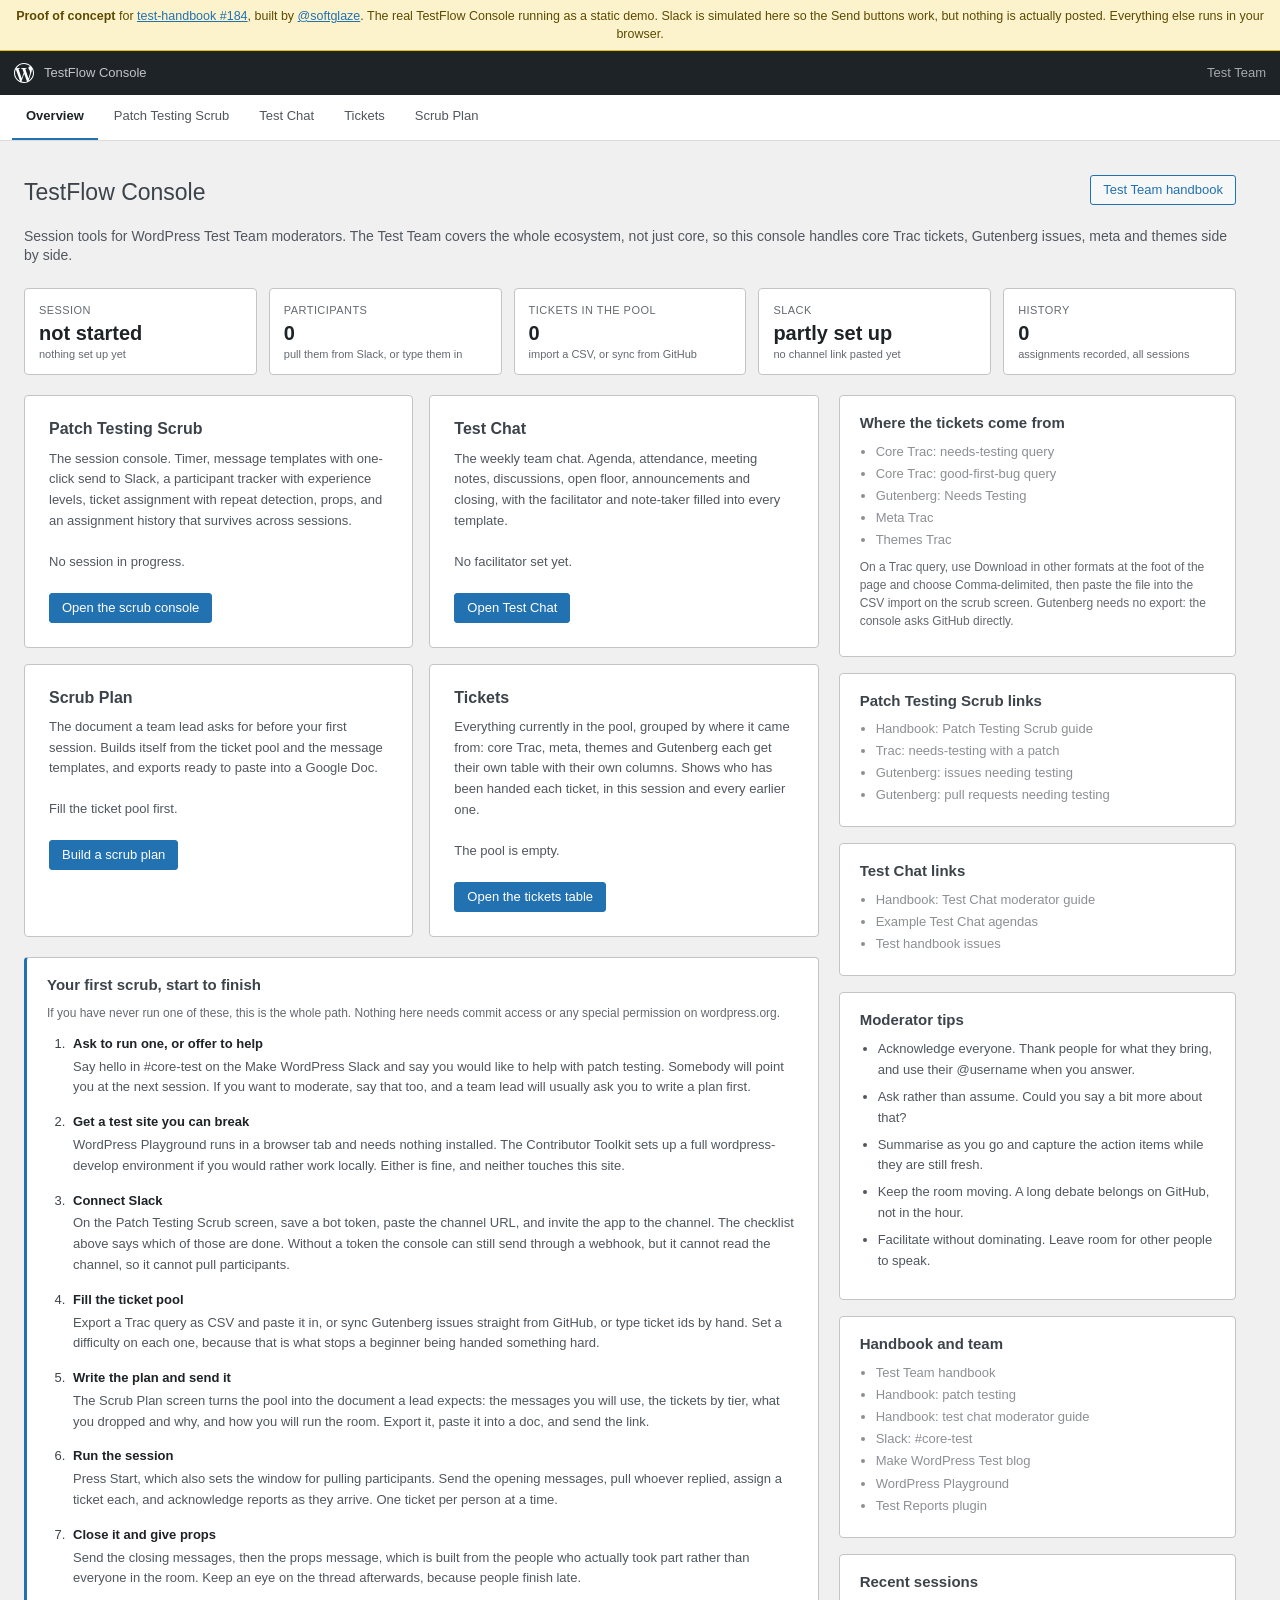
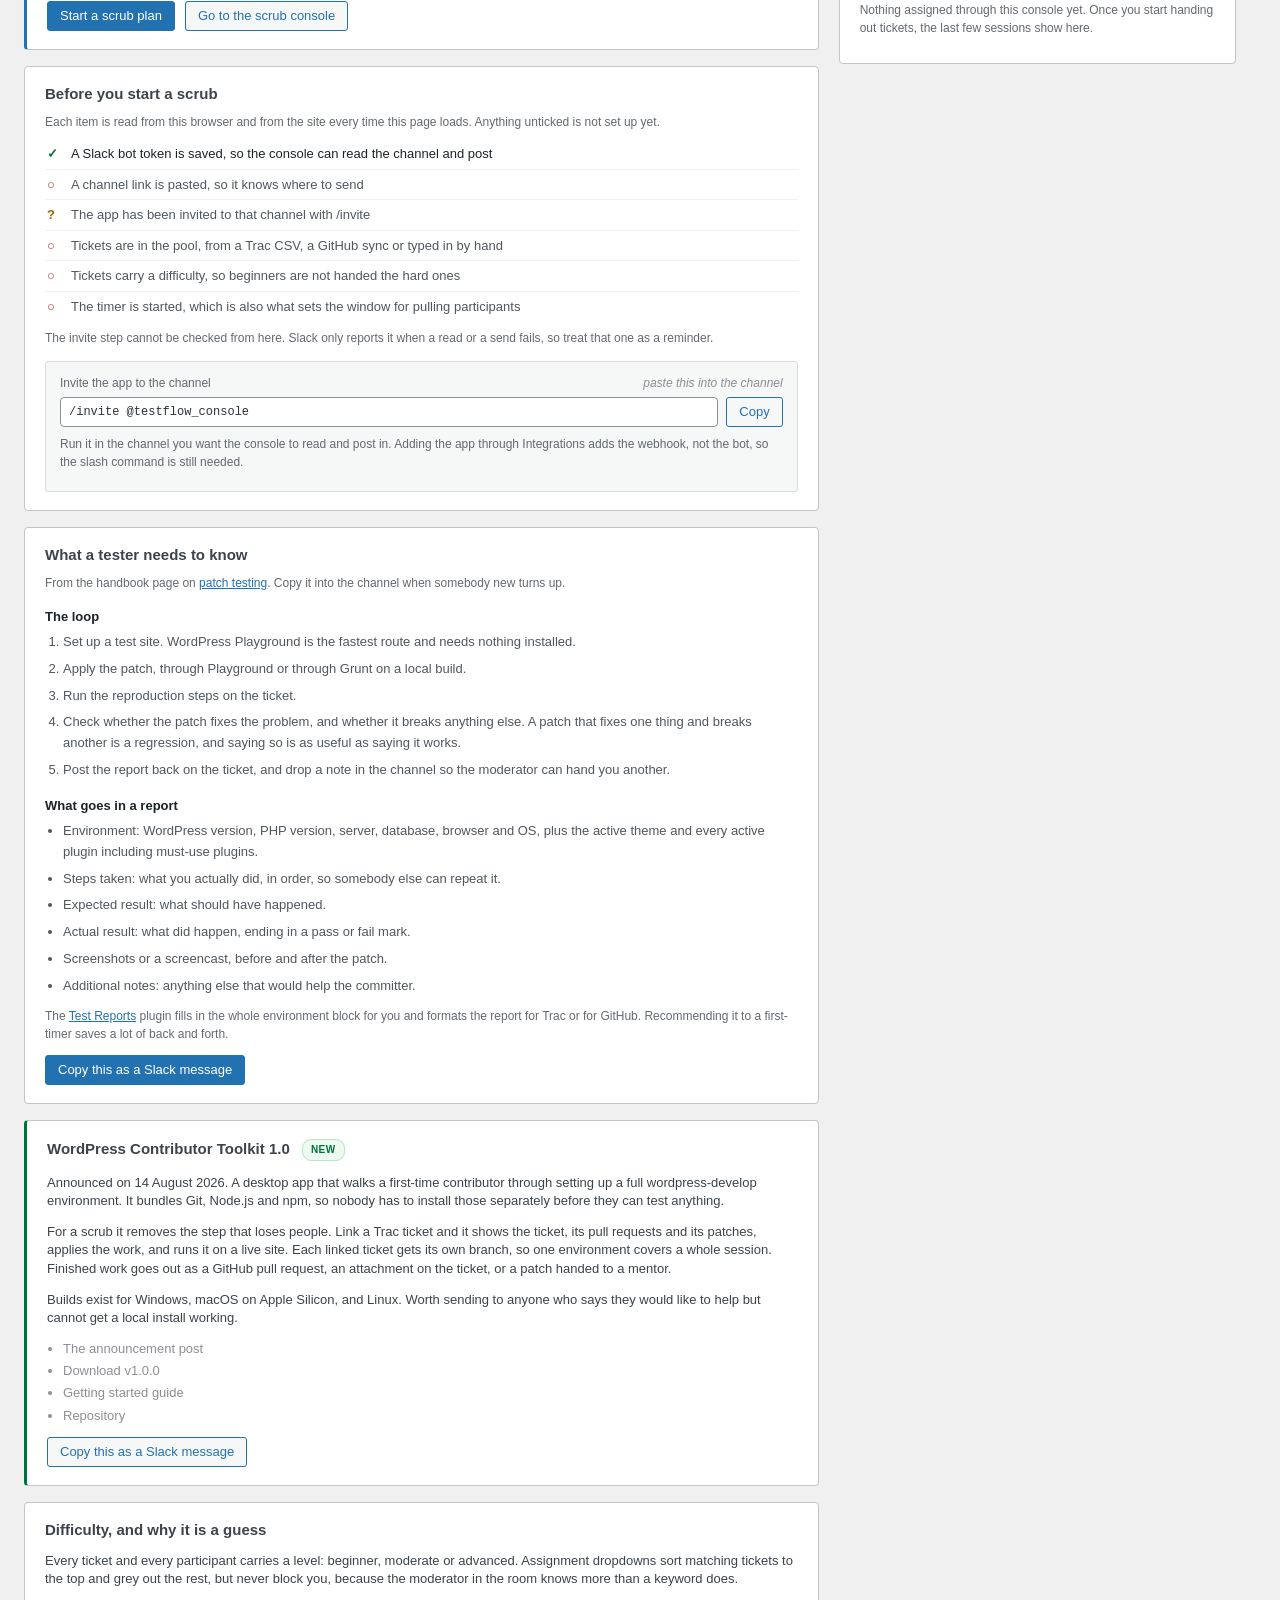
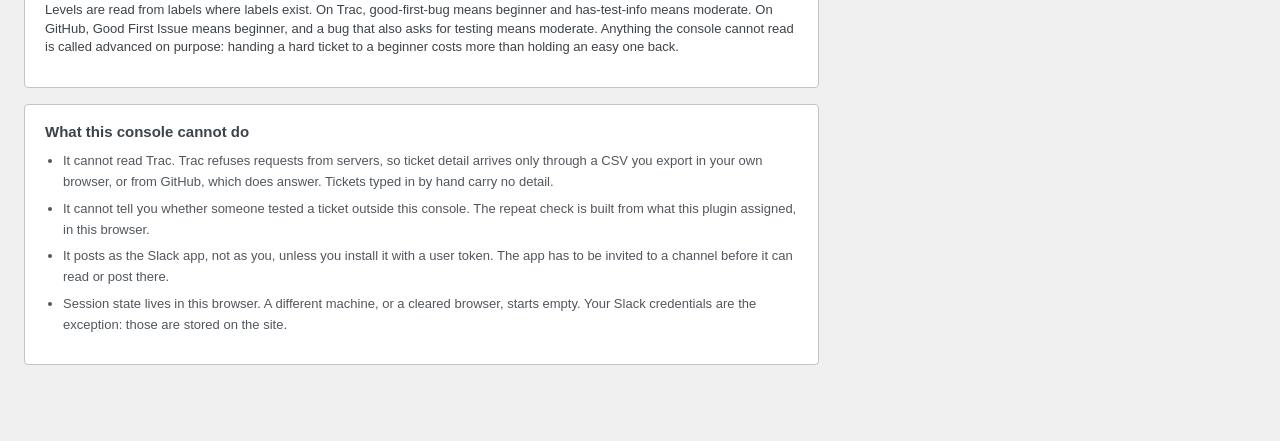
<file: index.html>
<!DOCTYPE html>
<html lang="en">
<head>
<meta charset="utf-8">
<meta name="viewport" content="width=device-width, initial-scale=1">
<title>Overview - TestFlow Console (demo)</title>
<link rel="stylesheet" href="assets/css/dashicons.min.css">
<link rel="stylesheet" href="assets/css/demo-frame.css">
<link rel="stylesheet" href="assets/css/admin.css">
</head>
<body>
<div class="tfdemo-ribbon"><strong>Proof of concept</strong> for <a href="https://github.com/WordPress/test-handbook/issues/184">test-handbook #184</a>, built by <a href="https://profiles.wordpress.org/softglaze/">@softglaze</a>. The real TestFlow Console running as a static demo. Slack is simulated here so the Send buttons work, but nothing is actually posted. Everything else runs in your browser.</div>
<div class="tfdemo-adminbar"><svg viewBox="0 0 24 24" aria-hidden="true"><path d="M21.469 6.825c.84 1.537 1.318 3.3 1.318 5.175 0 3.979-2.156 7.456-5.363 9.325l3.295-9.527c.615-1.54.82-2.771.82-3.864 0-.405-.026-.78-.07-1.11m-7.981.105c.647-.03 1.232-.105 1.232-.105.582-.075.514-.93-.067-.899 0 0-1.755.135-2.88.135-1.064 0-2.85-.15-2.85-.15-.585-.03-.661.855-.075.885 0 0 .54.061 1.125.09l1.68 4.605-2.37 7.08L5.354 7.03c.649-.03 1.234-.1 1.234-.1.585-.075.516-.93-.065-.896 0 0-1.746.138-2.874.138-.2 0-.438-.008-.69-.015C4.911 3.15 8.235 1.215 12 1.215c2.809 0 5.365 1.072 7.286 2.833-.046-.003-.091-.009-.141-.009-1.06 0-1.812.923-1.812 1.914 0 .89.513 1.643 1.06 2.531.411.72.89 1.643.89 2.977 0 .923-.354 1.994-.821 3.479l-1.075 3.585-3.9-11.61.001.014zM12 22.784c-1.059 0-2.081-.153-3.048-.437l3.237-9.406 3.315 9.087c.024.053.05.101.078.149-1.12.393-2.325.609-3.582.609M1.211 12c0-1.564.336-3.05.935-4.39L7.29 21.709C3.694 19.96 1.212 16.271 1.211 12M12 0C5.385 0 0 5.385 0 12s5.385 12 12 12 12-5.385 12-12S18.615 0 12 0"/></svg><span>TestFlow Console</span><span class="who">Test Team</span></div>
<nav class="tfdemo-nav"><a href="index.html" class="current">Overview</a><a href="scrub.html">Patch Testing Scrub</a><a href="test-chat.html">Test Chat</a><a href="tickets.html">Tickets</a><a href="scrub-plan.html">Scrub Plan</a></nav>
<div id="wpbody-content">
<div class="wrap tf-wrap tf-overview">

	<div class="tf-header">
		<h1>TestFlow Console</h1>
		<a class="button" href="https://make.wordpress.org/test/handbook/" target="_blank" rel="noopener noreferrer">
			Test Team handbook		</a>
	</div>

	<p class="tf-overview-intro">
		Session tools for WordPress Test Team moderators. The Test Team covers the whole ecosystem, not just core, so this console handles core Trac tickets, Gutenberg issues, meta and themes side by side.	</p>

	<div class="tf-status-strip" id="tf-status-strip">
		<div class="tf-status-card">
			<span class="tf-status-key">Session</span>
			<strong class="tf-status-value" id="tf-ov-session">checking</strong>
			<span class="tf-status-sub" id="tf-ov-session-sub"></span>
		</div>
		<div class="tf-status-card">
			<span class="tf-status-key">Participants</span>
			<strong class="tf-status-value" id="tf-ov-people">0</strong>
			<span class="tf-status-sub" id="tf-ov-people-sub"></span>
		</div>
		<div class="tf-status-card">
			<span class="tf-status-key">Tickets in the pool</span>
			<strong class="tf-status-value" id="tf-ov-tickets">0</strong>
			<span class="tf-status-sub" id="tf-ov-tickets-sub"></span>
		</div>
		<div class="tf-status-card">
			<span class="tf-status-key">Slack</span>
			<strong class="tf-status-value" id="tf-ov-slack">checking</strong>
			<span class="tf-status-sub" id="tf-ov-slack-sub"></span>
		</div>
		<div class="tf-status-card">
			<span class="tf-status-key">History</span>
			<strong class="tf-status-value" id="tf-ov-history">0</strong>
			<span class="tf-status-sub">assignments recorded, all sessions</span>
		</div>
	</div>

	<div class="tf-overview-grid">

		<div class="tf-overview-main">

			<div class="tf-session-cards">
								<div class="tf-session-card">
					<h2>Patch Testing Scrub</h2>
					<p>The session console. Timer, message templates with one-click send to Slack, a participant tracker with experience levels, ticket assignment with repeat detection, props, and an assignment history that survives across sessions.</p>
					<p class="tf-card-state" data-screen="scrub"></p>
					<a href="scrub.html" class="button button-primary">
						Open the scrub console					</a>
				</div>
								<div class="tf-session-card">
					<h2>Test Chat</h2>
					<p>The weekly team chat. Agenda, attendance, meeting notes, discussions, open floor, announcements and closing, with the facilitator and note-taker filled into every template.</p>
					<p class="tf-card-state" data-screen="chat"></p>
					<a href="test-chat.html" class="button button-primary">
						Open Test Chat					</a>
				</div>
								<div class="tf-session-card">
					<h2>Scrub Plan</h2>
					<p>The document a team lead asks for before your first session. Builds itself from the ticket pool and the message templates, and exports ready to paste into a Google Doc.</p>
					<p class="tf-card-state" data-screen="plan"></p>
					<a href="scrub-plan.html" class="button button-primary">
						Build a scrub plan					</a>
				</div>
								<div class="tf-session-card">
					<h2>Tickets</h2>
					<p>Everything currently in the pool, grouped by where it came from: core Trac, meta, themes and Gutenberg each get their own table with their own columns. Shows who has been handed each ticket, in this session and every earlier one.</p>
					<p class="tf-card-state" data-screen="tickets"></p>
					<a href="tickets.html" class="button button-primary">
						Open the tickets table					</a>
				</div>
							</div>

			<div class="tf-overview-panel tf-overview-panel--steps">
				<h2>Your first scrub, start to finish</h2>
				<p class="tf-overview-note">
					If you have never run one of these, this is the whole path. Nothing here needs commit access or any special permission on wordpress.org.				</p>

				<ol class="tf-steps">
										<li>
						<strong>Ask to run one, or offer to help</strong>
						<span>Say hello in #core-test on the Make WordPress Slack and say you would like to help with patch testing. Somebody will point you at the next session. If you want to moderate, say that too, and a team lead will usually ask you to write a plan first.</span>
					</li>
										<li>
						<strong>Get a test site you can break</strong>
						<span>WordPress Playground runs in a browser tab and needs nothing installed. The Contributor Toolkit sets up a full wordpress-develop environment if you would rather work locally. Either is fine, and neither touches this site.</span>
					</li>
										<li>
						<strong>Connect Slack</strong>
						<span>On the Patch Testing Scrub screen, save a bot token, paste the channel URL, and invite the app to the channel. The checklist above says which of those are done. Without a token the console can still send through a webhook, but it cannot read the channel, so it cannot pull participants.</span>
					</li>
										<li>
						<strong>Fill the ticket pool</strong>
						<span>Export a Trac query as CSV and paste it in, or sync Gutenberg issues straight from GitHub, or type ticket ids by hand. Set a difficulty on each one, because that is what stops a beginner being handed something hard.</span>
					</li>
										<li>
						<strong>Write the plan and send it</strong>
						<span>The Scrub Plan screen turns the pool into the document a lead expects: the messages you will use, the tickets by tier, what you dropped and why, and how you will run the room. Export it, paste it into a doc, and send the link.</span>
					</li>
										<li>
						<strong>Run the session</strong>
						<span>Press Start, which also sets the window for pulling participants. Send the opening messages, pull whoever replied, assign a ticket each, and acknowledge reports as they arrive. One ticket per person at a time.</span>
					</li>
										<li>
						<strong>Close it and give props</strong>
						<span>Send the closing messages, then the props message, which is built from the people who actually took part rather than everyone in the room. Keep an eye on the thread afterwards, because people finish late.</span>
					</li>
									</ol>

				<div class="tf-overview-actions">
					<a class="button button-primary" href="scrub-plan.html">
						Start a scrub plan					</a>
					<a class="button" href="scrub.html">
						Go to the scrub console					</a>
				</div>
			</div>

			<div class="tf-overview-panel">
				<h2>Before you start a scrub</h2>
				<p class="tf-overview-note">
					Each item is read from this browser and from the site every time this page loads. Anything unticked is not set up yet.				</p>
				<ul class="tf-checklist" id="tf-ov-checklist">
					<li data-check="token">A Slack bot token is saved, so the console can read the channel and post</li>
					<li data-check="channel">A channel link is pasted, so it knows where to send</li>
					<li data-check="invited">The app has been invited to that channel with /invite</li>
					<li data-check="tickets">Tickets are in the pool, from a Trac CSV, a GitHub sync or typed in by hand</li>
					<li data-check="levels">Tickets carry a difficulty, so beginners are not handed the hard ones</li>
					<li data-check="timer">The timer is started, which is also what sets the window for pulling participants</li>
				</ul>
				<p class="tf-overview-note">
					The invite step cannot be checked from here. Slack only reports it when a read or a send fails, so treat that one as a reminder.				</p>

				<div class="tf-invite-box">
					<label class="tf-pool-label" for="tf-ov-invite">
						Invite the app to the channel						<span class="tf-pool-hint">paste this into the channel</span>
					</label>
					<div class="tf-invite-row">
						<input type="text" id="tf-ov-invite" class="tf-text-input" readonly value="/invite @testflow_console">
						<button type="button" id="tf-ov-invite-copy" class="button">Copy</button>
					</div>
					<p class="tf-overview-note">
						Run it in the channel you want the console to read and post in. Adding the app through Integrations adds the webhook, not the bot, so the slash command is still needed.					</p>
				</div>
			</div>

			<div class="tf-overview-panel">
				<h2>What a tester needs to know</h2>
				<p class="tf-overview-note">
					From the handbook page on <a href="https://make.wordpress.org/test/handbook/patch-testing/" target="_blank" rel="noopener noreferrer">patch testing</a>. Copy it into the channel when somebody new turns up.				</p>

				<h3 class="tf-overview-sub">The loop</h3>
				<ol class="tf-overview-list">
					<li>Set up a test site. WordPress Playground is the fastest route and needs nothing installed.</li>
					<li>Apply the patch, through Playground or through Grunt on a local build.</li>
					<li>Run the reproduction steps on the ticket.</li>
					<li>Check whether the patch fixes the problem, and whether it breaks anything else. A patch that fixes one thing and breaks another is a regression, and saying so is as useful as saying it works.</li>
					<li>Post the report back on the ticket, and drop a note in the channel so the moderator can hand you another.</li>
				</ol>

				<h3 class="tf-overview-sub">What goes in a report</h3>
				<ul class="tf-overview-list">
										<li>Environment: WordPress version, PHP version, server, database, browser and OS, plus the active theme and every active plugin including must-use plugins.</li>
										<li>Steps taken: what you actually did, in order, so somebody else can repeat it.</li>
										<li>Expected result: what should have happened.</li>
										<li>Actual result: what did happen, ending in a pass or fail mark.</li>
										<li>Screenshots or a screencast, before and after the patch.</li>
										<li>Additional notes: anything else that would help the committer.</li>
									</ul>

				<p class="tf-overview-note">
					The <a href="https://wordpress.org/plugins/test-reports/" target="_blank" rel="noopener noreferrer">Test Reports</a> plugin fills in the whole environment block for you and formats the report for Trac or for GitHub. Recommending it to a first-timer saves a lot of back and forth.				</p>

				<div class="tf-overview-actions">
					<button type="button" id="tf-ov-copy-brief" class="button button-primary">
						Copy this as a Slack message					</button>
					<span id="tf-ov-copy-status" class="tf-overview-note" aria-live="polite"></span>
				</div>
			</div>

			<div class="tf-overview-panel tf-overview-panel--new">
				<h2>
					WordPress Contributor Toolkit 1.0					<span class="tf-new-flag">new</span>
				</h2>
				<p>
					Announced on 14 August 2026. A desktop app that walks a first-time contributor through setting up a full wordpress-develop environment. It bundles Git, Node.js and npm, so nobody has to install those separately before they can test anything.				</p>
				<p>
					For a scrub it removes the step that loses people. Link a Trac ticket and it shows the ticket, its pull requests and its patches, applies the work, and runs it on a live site. Each linked ticket gets its own branch, so one environment covers a whole session. Finished work goes out as a GitHub pull request, an attachment on the ticket, or a patch handed to a mentor.				</p>
				<p>
					Builds exist for Windows, macOS on Apple Silicon, and Linux. Worth sending to anyone who says they would like to help but cannot get a local install working.				</p>
				<ul class="tf-resource-links">
					<li><a href="https://make.wordpress.org/core/2026/08/14/wordpress-contributor-toolkit-1-0-a-smoother-workflow-for-your-first-core-contribution/" target="_blank" rel="noopener noreferrer">The announcement post</a></li>
					<li><a href="https://github.com/WordPress/contributor-toolkit/releases/tag/v1.0.0#downloads" target="_blank" rel="noopener noreferrer">Download v1.0.0</a></li>
					<li><a href="https://wordpress.github.io/contributor-toolkit/guide/getting-started.html" target="_blank" rel="noopener noreferrer">Getting started guide</a></li>
					<li><a href="https://github.com/WordPress/contributor-toolkit" target="_blank" rel="noopener noreferrer">Repository</a></li>
				</ul>
				<div class="tf-overview-actions">
					<button type="button" id="tf-ov-copy-toolkit" class="button">
						Copy this as a Slack message					</button>
					<span id="tf-ov-toolkit-status" class="tf-overview-note" aria-live="polite"></span>
				</div>
			</div>

			<div class="tf-overview-panel">
				<h2>Difficulty, and why it is a guess</h2>
				<p>
					Every ticket and every participant carries a level: beginner, moderate or advanced. Assignment dropdowns sort matching tickets to the top and grey out the rest, but never block you, because the moderator in the room knows more than a keyword does.				</p>
				<p>
					Levels are read from labels where labels exist. On Trac, good-first-bug means beginner and has-test-info means moderate. On GitHub, Good First Issue means beginner, and a bug that also asks for testing means moderate. Anything the console cannot read is called advanced on purpose: handing a hard ticket to a beginner costs more than holding an easy one back.				</p>
			</div>

			<div class="tf-overview-panel">
				<h2>What this console cannot do</h2>
				<ul class="tf-overview-list">
										<li>It cannot read Trac. Trac refuses requests from servers, so ticket detail arrives only through a CSV you export in your own browser, or from GitHub, which does answer. Tickets typed in by hand carry no detail.</li>
										<li>It cannot tell you whether someone tested a ticket outside this console. The repeat check is built from what this plugin assigned, in this browser.</li>
										<li>It posts as the Slack app, not as you, unless you install it with a user token. The app has to be invited to a channel before it can read or post there.</li>
										<li>Session state lives in this browser. A different machine, or a cleared browser, starts empty. Your Slack credentials are the exception: those are stored on the site.</li>
									</ul>
			</div>

		</div>

		<aside class="tf-overview-side">

			<div class="tf-overview-panel">
				<h2>Where the tickets come from</h2>
				<ul class="tf-resource-links">
					<li><a href="https://core.trac.wordpress.org/query?status=assigned&amp;status=new&amp;status=reopened&amp;keywords=~needs-testing&amp;col=id&amp;col=summary&amp;col=status&amp;col=milestone&amp;col=priority&amp;col=component&amp;col=keywords&amp;col=time&amp;col=changetime" target="_blank" rel="noopener noreferrer">Core Trac: needs-testing query</a></li>
					<li><a href="https://core.trac.wordpress.org/query?status=assigned&amp;status=new&amp;status=reopened&amp;keywords=~good-first-bug&amp;col=id&amp;col=summary&amp;col=status&amp;col=milestone&amp;col=priority&amp;col=component&amp;col=keywords&amp;col=time&amp;col=changetime" target="_blank" rel="noopener noreferrer">Core Trac: good-first-bug query</a></li>
					<li><a href="https://github.com/WordPress/gutenberg/issues?q=is%3Aissue+is%3Aopen+label%3A%22Needs+Testing%22" target="_blank" rel="noopener noreferrer">Gutenberg: Needs Testing</a></li>
					<li><a href="https://meta.trac.wordpress.org/" target="_blank" rel="noopener noreferrer">Meta Trac</a></li>
					<li><a href="https://themes.trac.wordpress.org/" target="_blank" rel="noopener noreferrer">Themes Trac</a></li>
				</ul>
				<p class="tf-overview-note">
					On a Trac query, use Download in other formats at the foot of the page and choose Comma-delimited, then paste the file into the CSV import on the scrub screen. Gutenberg needs no export: the console asks GitHub directly.				</p>
			</div>

			<div class="tf-overview-panel">
				<h2>Patch Testing Scrub links</h2>
				<ul class="tf-resource-links">
					<li><a href="https://make.wordpress.org/test/handbook/team-reps/patch-testing-scrub-guide/" target="_blank" rel="noopener noreferrer">Handbook: Patch Testing Scrub guide</a></li>
					<li><a href="https://core.trac.wordpress.org/query?status=accepted&amp;status=assigned&amp;status=new&amp;status=reopened&amp;status=reviewing&amp;keywords=~needs-testing+has-patch&amp;milestone=!Awaiting+Review&amp;group=milestone&amp;max=0&amp;col=id&amp;col=summary&amp;col=status&amp;col=milestone&amp;col=owner&amp;col=type&amp;col=priority&amp;order=priority" target="_blank" rel="noopener noreferrer">Trac: needs-testing with a patch</a></li>
					<li><a href="https://github.com/WordPress/gutenberg/issues?q=is%3Aopen+label%3A%22Needs+Testing%22" target="_blank" rel="noopener noreferrer">Gutenberg: issues needing testing</a></li>
					<li><a href="https://github.com/WordPress/gutenberg/pulls?q=is%3Aopen+is%3Apr+label%3A%22Needs+Testing%22" target="_blank" rel="noopener noreferrer">Gutenberg: pull requests needing testing</a></li>
				</ul>
			</div>

			<div class="tf-overview-panel">
				<h2>Test Chat links</h2>
				<ul class="tf-resource-links">
					<li><a href="https://make.wordpress.org/test/handbook/team-reps/test-chat-moderator-guide/" target="_blank" rel="noopener noreferrer">Handbook: Test Chat moderator guide</a></li>
					<li><a href="https://make.wordpress.org/test/tag/test-chat-agenda/" target="_blank" rel="noopener noreferrer">Example Test Chat agendas</a></li>
					<li><a href="https://github.com/WordPress/test-handbook/issues" target="_blank" rel="noopener noreferrer">Test handbook issues</a></li>
				</ul>
			</div>

			<div class="tf-overview-panel">
				<h2>Moderator tips</h2>
				<ul class="tf-overview-list">
					<li>Acknowledge everyone. Thank people for what they bring, and use their @username when you answer.</li>
					<li>Ask rather than assume. Could you say a bit more about that?</li>
					<li>Summarise as you go and capture the action items while they are still fresh.</li>
					<li>Keep the room moving. A long debate belongs on GitHub, not in the hour.</li>
					<li>Facilitate without dominating. Leave room for other people to speak.</li>
				</ul>
			</div>

			<div class="tf-overview-panel">
				<h2>Handbook and team</h2>
				<ul class="tf-resource-links">
					<li><a href="https://make.wordpress.org/test/handbook/" target="_blank" rel="noopener noreferrer">Test Team handbook</a></li>
					<li><a href="https://make.wordpress.org/test/handbook/patch-testing/" target="_blank" rel="noopener noreferrer">Handbook: patch testing</a></li>
					<li><a href="https://make.wordpress.org/test/handbook/team-reps/test-chat-moderator-guide/" target="_blank" rel="noopener noreferrer">Handbook: test chat moderator guide</a></li>
					<li><a href="https://wordpress.slack.com/archives/core-test/" target="_blank" rel="noopener noreferrer">Slack: #core-test</a></li>
					<li><a href="https://make.wordpress.org/test/" target="_blank" rel="noopener noreferrer">Make WordPress Test blog</a></li>
					<li><a href="https://playground.wordpress.net/" target="_blank" rel="noopener noreferrer">WordPress Playground</a></li>
					<li><a href="https://wordpress.org/plugins/test-reports/" target="_blank" rel="noopener noreferrer">Test Reports plugin</a></li>
				</ul>
			</div>

			<div class="tf-overview-panel">
				<h2>Recent sessions</h2>
				<div id="tf-ov-recent" class="tf-overview-note">Reading history...</div>
			</div>

		</aside>

	</div>

	<div id="tf-toast" class="tf-toast" aria-live="polite"></div>

</div>

</div>
<script src="assets/js/tf-data.js"></script>
<script src="assets/js/tf-demo-shim.js"></script>
<script src="assets/js/tf-picker.js"></script>
<script src="assets/js/tf-threads.js"></script>
<script src="assets/js/overview.js"></script>
</body>
</html>
</file>
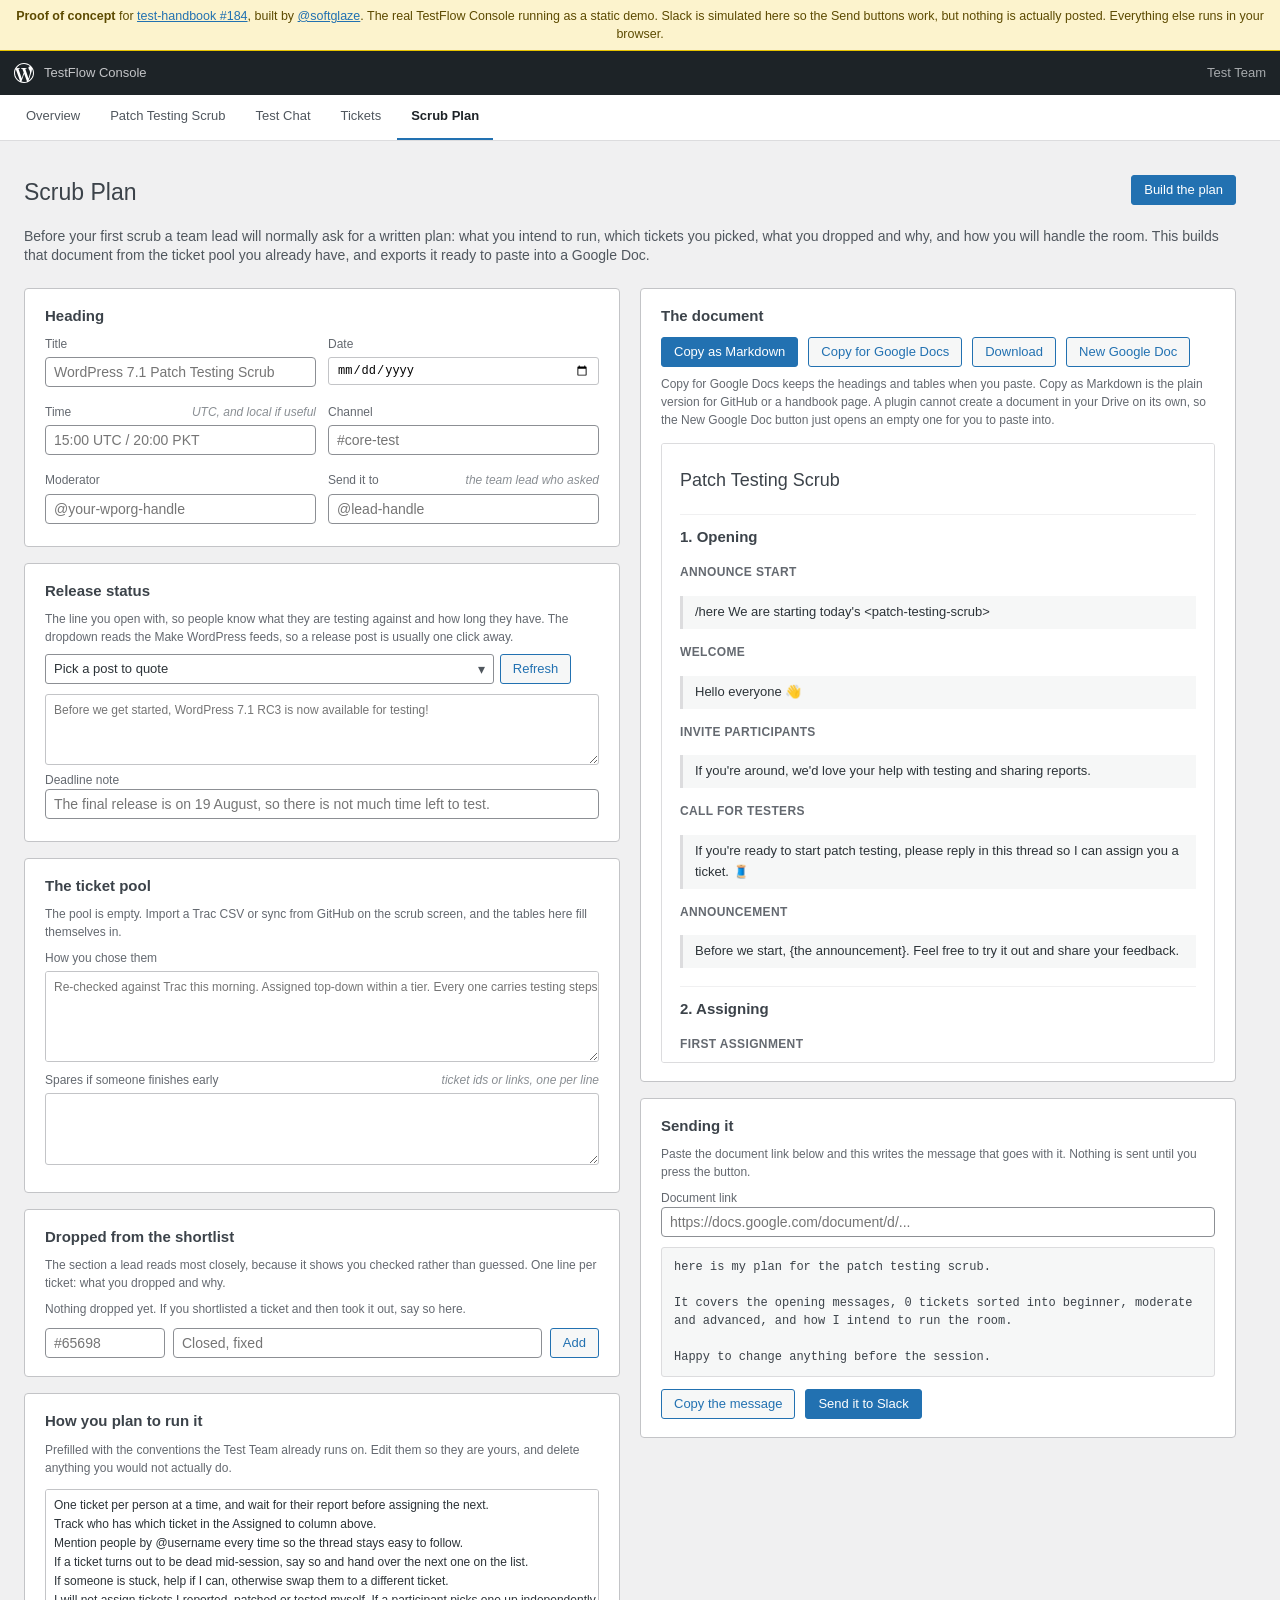
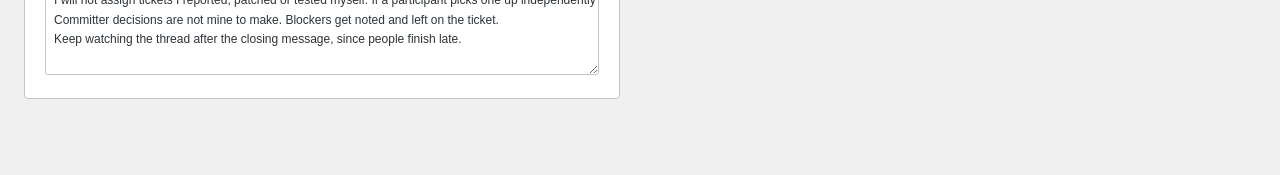
<file: scrub-plan.html>
<!DOCTYPE html>
<html lang="en">
<head>
<meta charset="utf-8">
<meta name="viewport" content="width=device-width, initial-scale=1">
<title>Scrub Plan - TestFlow Console (demo)</title>
<link rel="stylesheet" href="assets/css/dashicons.min.css">
<link rel="stylesheet" href="assets/css/demo-frame.css">
<link rel="stylesheet" href="assets/css/admin.css">
</head>
<body>
<div class="tfdemo-ribbon"><strong>Proof of concept</strong> for <a href="https://github.com/WordPress/test-handbook/issues/184">test-handbook #184</a>, built by <a href="https://profiles.wordpress.org/softglaze/">@softglaze</a>. The real TestFlow Console running as a static demo. Slack is simulated here so the Send buttons work, but nothing is actually posted. Everything else runs in your browser.</div>
<div class="tfdemo-adminbar"><svg viewBox="0 0 24 24" aria-hidden="true"><path d="M21.469 6.825c.84 1.537 1.318 3.3 1.318 5.175 0 3.979-2.156 7.456-5.363 9.325l3.295-9.527c.615-1.54.82-2.771.82-3.864 0-.405-.026-.78-.07-1.11m-7.981.105c.647-.03 1.232-.105 1.232-.105.582-.075.514-.93-.067-.899 0 0-1.755.135-2.88.135-1.064 0-2.85-.15-2.85-.15-.585-.03-.661.855-.075.885 0 0 .54.061 1.125.09l1.68 4.605-2.37 7.08L5.354 7.03c.649-.03 1.234-.1 1.234-.1.585-.075.516-.93-.065-.896 0 0-1.746.138-2.874.138-.2 0-.438-.008-.69-.015C4.911 3.15 8.235 1.215 12 1.215c2.809 0 5.365 1.072 7.286 2.833-.046-.003-.091-.009-.141-.009-1.06 0-1.812.923-1.812 1.914 0 .89.513 1.643 1.06 2.531.411.72.89 1.643.89 2.977 0 .923-.354 1.994-.821 3.479l-1.075 3.585-3.9-11.61.001.014zM12 22.784c-1.059 0-2.081-.153-3.048-.437l3.237-9.406 3.315 9.087c.024.053.05.101.078.149-1.12.393-2.325.609-3.582.609M1.211 12c0-1.564.336-3.05.935-4.39L7.29 21.709C3.694 19.96 1.212 16.271 1.211 12M12 0C5.385 0 0 5.385 0 12s5.385 12 12 12 12-5.385 12-12S18.615 0 12 0"/></svg><span>TestFlow Console</span><span class="who">Test Team</span></div>
<nav class="tfdemo-nav"><a href="index.html">Overview</a><a href="scrub.html">Patch Testing Scrub</a><a href="test-chat.html">Test Chat</a><a href="tickets.html">Tickets</a><a href="scrub-plan.html" class="current">Scrub Plan</a></nav>
<div id="wpbody-content">
<div class="wrap tf-wrap tf-plan">

	<div class="tf-header">
		<h1>Scrub Plan</h1>
		<div class="tf-timer-controls">
			<button type="button" id="tf-plan-build" class="button button-primary">Build the plan</button>
		</div>
	</div>

	<p class="tf-overview-intro">
		Before your first scrub a team lead will normally ask for a written plan: what you intend to run, which tickets you picked, what you dropped and why, and how you will handle the room. This builds that document from the ticket pool you already have, and exports it ready to paste into a Google Doc.	</p>

	<div class="tf-plan-grid">

		<div class="tf-plan-form">

			<div class="tf-overview-panel">
				<h2>Heading</h2>

				<div class="tf-plan-fields">
					<label class="tf-pool-label" for="tf-plan-title">
						Title						<input type="text" id="tf-plan-title" class="tf-text-input" placeholder="WordPress 7.1 Patch Testing Scrub">
					</label>

					<label class="tf-pool-label" for="tf-plan-date">
						Date						<input type="date" id="tf-plan-date" class="tf-text-input">
					</label>

					<label class="tf-pool-label" for="tf-plan-time">
						Time						<span class="tf-pool-hint">UTC, and local if useful</span>
						<input type="text" id="tf-plan-time" class="tf-text-input" placeholder="15:00 UTC / 20:00 PKT">
					</label>

					<label class="tf-pool-label" for="tf-plan-channel">
						Channel						<input type="text" id="tf-plan-channel" class="tf-text-input" placeholder="#core-test">
					</label>

					<label class="tf-pool-label" for="tf-plan-moderator">
						Moderator						<input type="text" id="tf-plan-moderator" class="tf-text-input" placeholder="@your-wporg-handle">
					</label>

					<label class="tf-pool-label" for="tf-plan-lead">
						Send it to						<span class="tf-pool-hint">the team lead who asked</span>
						<input type="text" id="tf-plan-lead" class="tf-text-input" placeholder="@lead-handle">
					</label>
				</div>
			</div>

			<div class="tf-overview-panel">
				<h2>Release status</h2>
				<p class="tf-overview-note">
					The line you open with, so people know what they are testing against and how long they have. The dropdown reads the Make WordPress feeds, so a release post is usually one click away.				</p>

				<div class="tf-announce-pick">
					<select id="tf-plan-release-picker" class="tf-announce-select">
						<option value="">Loading recent WordPress posts...</option>
					</select>
					<button type="button" id="tf-plan-release-refresh" class="button button-small">Refresh</button>
				</div>

				<textarea id="tf-plan-release" class="tf-pool-textarea" rows="3" placeholder="Before we get started, WordPress 7.1 RC3 is now available for testing!"></textarea>

				<label class="tf-pool-label" for="tf-plan-deadline">
					Deadline note					<input type="text" id="tf-plan-deadline" class="tf-text-input" placeholder="The final release is on 19 August, so there is not much time left to test.">
				</label>
			</div>

			<div class="tf-overview-panel">
				<h2>The ticket pool</h2>
				<p class="tf-overview-note" id="tf-plan-pool-note">Reading the pool...</p>

				<label class="tf-pool-label" for="tf-plan-pool-intro">
					How you chose them					<textarea id="tf-plan-pool-intro" class="tf-pool-textarea" rows="4" placeholder="Re-checked against Trac this morning. Assigned top-down within a tier. Every one carries testing steps on the ticket, so contributors get instructions without waiting on me."></textarea>
				</label>

				<label class="tf-pool-label" for="tf-plan-spares">
					Spares if someone finishes early					<span class="tf-pool-hint">ticket ids or links, one per line</span>
					<textarea id="tf-plan-spares" class="tf-pool-textarea" rows="3"></textarea>
				</label>
			</div>

			<div class="tf-overview-panel">
				<h2>Dropped from the shortlist</h2>
				<p class="tf-overview-note">
					The section a lead reads most closely, because it shows you checked rather than guessed. One line per ticket: what you dropped and why.				</p>

				<div id="tf-plan-dropped-list"></div>

				<div class="tf-plan-drop-add">
					<input type="text" id="tf-plan-drop-ticket" class="tf-text-input" placeholder="#65698">
					<input type="text" id="tf-plan-drop-reason" class="tf-text-input" placeholder="Closed, fixed">
					<button type="button" id="tf-plan-drop-add" class="button">Add</button>
				</div>
			</div>

			<div class="tf-overview-panel">
				<h2>How you plan to run it</h2>
				<p class="tf-overview-note">
					Prefilled with the conventions the Test Team already runs on. Edit them so they are yours, and delete anything you would not actually do.				</p>

				<textarea id="tf-plan-rules" class="tf-pool-textarea" rows="9">One ticket per person at a time, and wait for their report before assigning the next.
Track who has which ticket in the Assigned to column above.
Mention people by @username every time so the thread stays easy to follow.
If a ticket turns out to be dead mid-session, say so and hand over the next one on the list.
If someone is stuck, help if I can, otherwise swap them to a different ticket.
I will not assign tickets I reported, patched or tested myself. If a participant picks one up independently that is fine.
Committer decisions are not mine to make. Blockers get noted and left on the ticket.
Keep watching the thread after the closing message, since people finish late.</textarea>
			</div>

		</div>

		<div class="tf-plan-output">

			<div class="tf-overview-panel">
				<h2>The document</h2>

				<div class="tf-overview-actions">
					<button type="button" id="tf-plan-copy-md" class="button button-primary">Copy as Markdown</button>
					<button type="button" id="tf-plan-copy-rich" class="button">Copy for Google Docs</button>
					<button type="button" id="tf-plan-download" class="button">Download</button>
					<a class="button" id="tf-plan-newdoc" href="https://docs.google.com/document/create" target="_blank" rel="noopener noreferrer">New Google Doc</a>
				</div>

				<p class="tf-overview-note" id="tf-plan-status" aria-live="polite"></p>

				<p class="tf-overview-note">
					Copy for Google Docs keeps the headings and tables when you paste. Copy as Markdown is the plain version for GitHub or a handbook page. A plugin cannot create a document in your Drive on its own, so the New Google Doc button just opens an empty one for you to paste into.				</p>

				<div id="tf-plan-preview" class="tf-plan-preview"></div>
			</div>

			<div class="tf-overview-panel">
				<h2>Sending it</h2>
				<p class="tf-overview-note">
					Paste the document link below and this writes the message that goes with it. Nothing is sent until you press the button.				</p>

				<label class="tf-pool-label" for="tf-plan-doc-url">
					Document link					<input type="url" id="tf-plan-doc-url" class="tf-text-input" placeholder="https://docs.google.com/document/d/...">
				</label>

				<pre id="tf-plan-message" class="tf-notes-out"></pre>

				<div class="tf-overview-actions">
					<button type="button" id="tf-plan-copy-msg" class="button">Copy the message</button>
					<button type="button" id="tf-plan-send-msg" class="button button-primary">Send it to Slack</button>
					<span id="tf-plan-send-status" class="tf-overview-note" aria-live="polite"></span>
				</div>
			</div>

		</div>

	</div>

	<div id="tf-toast" class="tf-toast" aria-live="polite"></div>

</div>

</div>
<script src="assets/js/tf-data.js"></script>
<script src="assets/js/tf-demo-shim.js"></script>
<script src="assets/js/tf-picker.js"></script>
<script src="assets/js/tf-threads.js"></script>
<script src="assets/js/scrub-plan.js"></script>
</body>
</html>
</file>
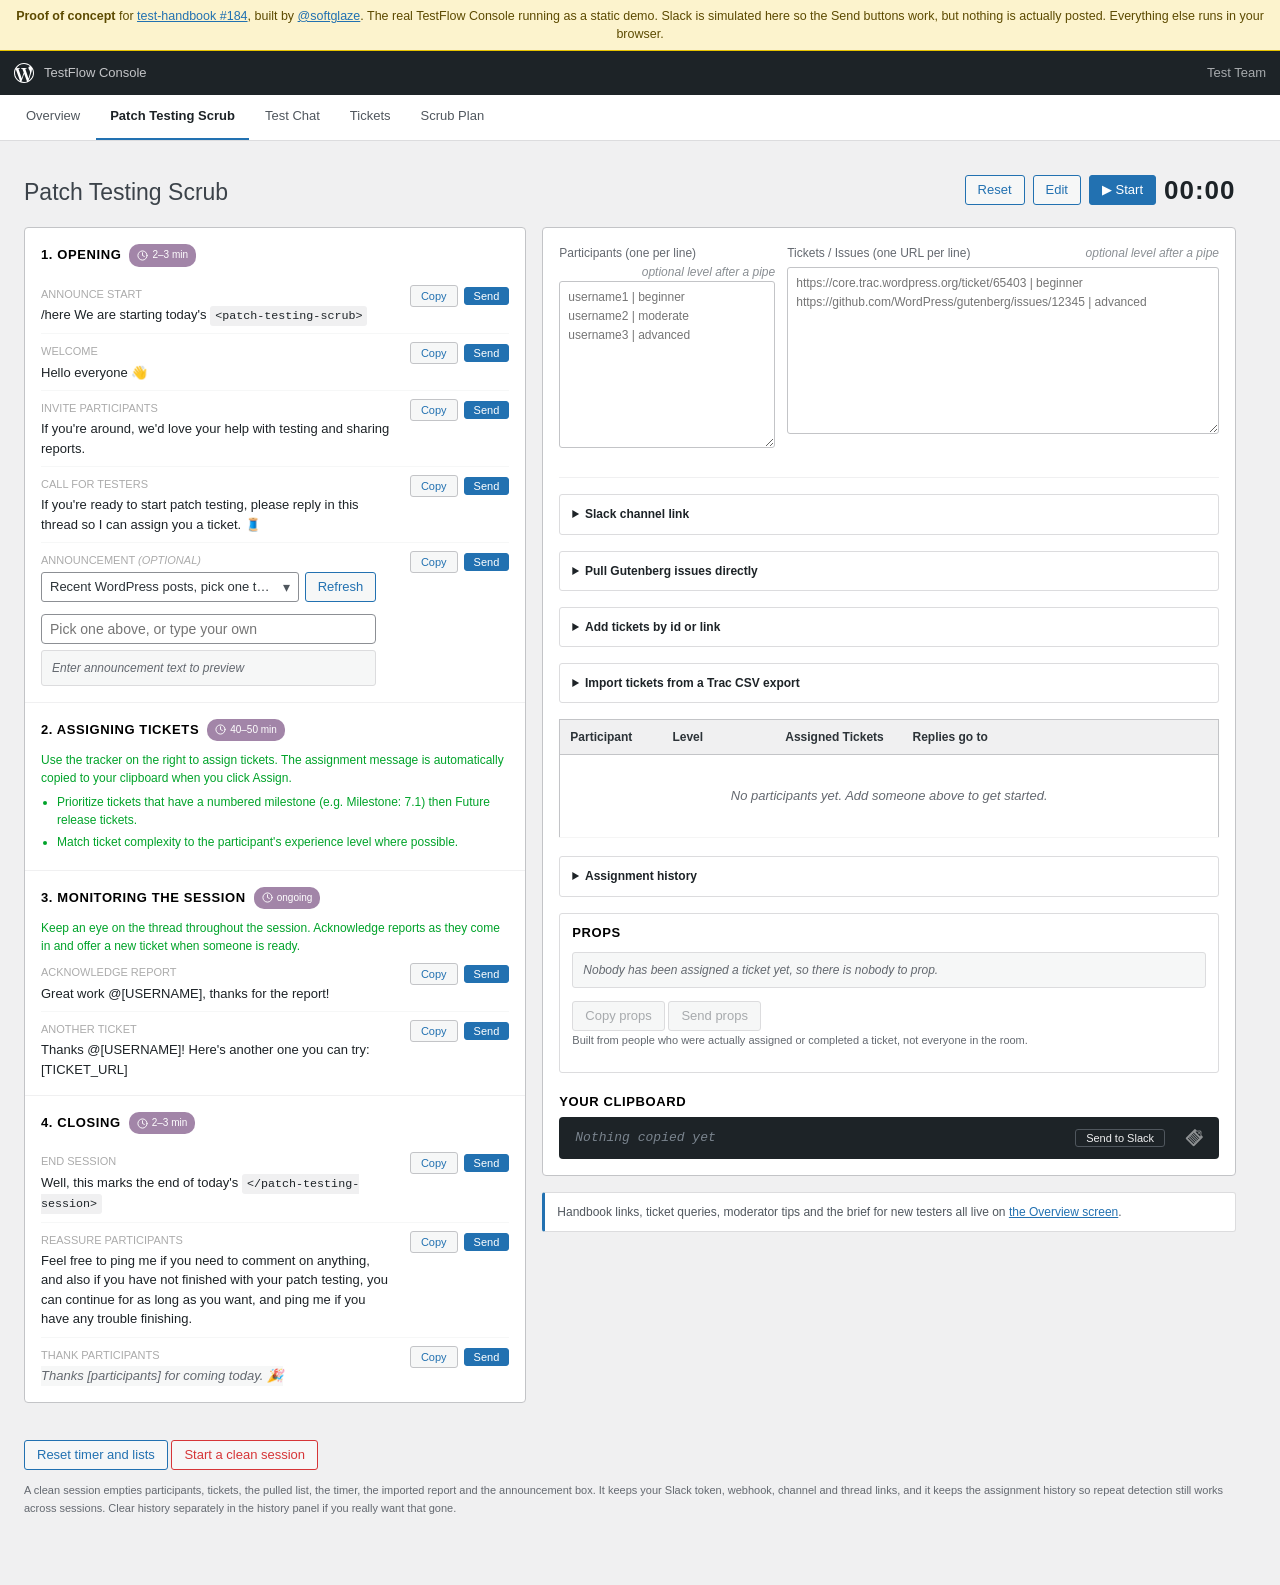
<file: scrub.html>
<!DOCTYPE html>
<html lang="en">
<head>
<meta charset="utf-8">
<meta name="viewport" content="width=device-width, initial-scale=1">
<title>Patch Testing Scrub - TestFlow Console (demo)</title>
<link rel="stylesheet" href="assets/css/dashicons.min.css">
<link rel="stylesheet" href="assets/css/demo-frame.css">
<link rel="stylesheet" href="assets/css/admin.css">
</head>
<body>
<div class="tfdemo-ribbon"><strong>Proof of concept</strong> for <a href="https://github.com/WordPress/test-handbook/issues/184">test-handbook #184</a>, built by <a href="https://profiles.wordpress.org/softglaze/">@softglaze</a>. The real TestFlow Console running as a static demo. Slack is simulated here so the Send buttons work, but nothing is actually posted. Everything else runs in your browser.</div>
<div class="tfdemo-adminbar"><svg viewBox="0 0 24 24" aria-hidden="true"><path d="M21.469 6.825c.84 1.537 1.318 3.3 1.318 5.175 0 3.979-2.156 7.456-5.363 9.325l3.295-9.527c.615-1.54.82-2.771.82-3.864 0-.405-.026-.78-.07-1.11m-7.981.105c.647-.03 1.232-.105 1.232-.105.582-.075.514-.93-.067-.899 0 0-1.755.135-2.88.135-1.064 0-2.85-.15-2.85-.15-.585-.03-.661.855-.075.885 0 0 .54.061 1.125.09l1.68 4.605-2.37 7.08L5.354 7.03c.649-.03 1.234-.1 1.234-.1.585-.075.516-.93-.065-.896 0 0-1.746.138-2.874.138-.2 0-.438-.008-.69-.015C4.911 3.15 8.235 1.215 12 1.215c2.809 0 5.365 1.072 7.286 2.833-.046-.003-.091-.009-.141-.009-1.06 0-1.812.923-1.812 1.914 0 .89.513 1.643 1.06 2.531.411.72.89 1.643.89 2.977 0 .923-.354 1.994-.821 3.479l-1.075 3.585-3.9-11.61.001.014zM12 22.784c-1.059 0-2.081-.153-3.048-.437l3.237-9.406 3.315 9.087c.024.053.05.101.078.149-1.12.393-2.325.609-3.582.609M1.211 12c0-1.564.336-3.05.935-4.39L7.29 21.709C3.694 19.96 1.212 16.271 1.211 12M12 0C5.385 0 0 5.385 0 12s5.385 12 12 12 12-5.385 12-12S18.615 0 12 0"/></svg><span>TestFlow Console</span><span class="who">Test Team</span></div>
<nav class="tfdemo-nav"><a href="index.html">Overview</a><a href="scrub.html" class="current">Patch Testing Scrub</a><a href="test-chat.html">Test Chat</a><a href="tickets.html">Tickets</a><a href="scrub-plan.html">Scrub Plan</a></nav>
<div id="wpbody-content">
<div class="wrap tf-wrap">

	<div class="tf-header">
		<h1>Patch Testing Scrub</h1>
		<div class="tf-timer-controls">
			<button id="tf-timer-reset" class="button">Reset</button>
			<button id="tf-edit-limit-btn" class="button">Edit</button>
			<button id="tf-timer-btn" class="button button-primary">&#9654; Start</button>
			<span id="tf-timer" class="tf-timer">00:00</span>
		</div>
	</div>

	<div class="tf-body">

		<aside class="tf-messages-panel">

											
				<div class="tf-panel-section">
					<div class="tf-section-label">
						1. Opening																		<span class="tf-duration-tag">
							<svg xmlns="http://www.w3.org/2000/svg" width="24" height="24" viewBox="0 0 24 24" fill="none" stroke="currentColor" stroke-width="2" stroke-linecap="round" stroke-linejoin="round" aria-hidden="true"><circle cx="12" cy="12" r="10"/><path d="M12 6v6l4 2"/></svg>
							2–3 min						</span>
											</div>

																
						
						<div class="tf-msg-row">
							<div class="tf-msg-content">
								<div class="tf-msg-label">Announce start</div>
								<div class="tf-msg-text">
								/here We are starting today&#039;s <code class="tf-inline-code">&lt;patch-testing-scrub&gt;</code>								</div>
							</div>
							<button class="tf-copy-btn" data-msg="/here We are starting today&#039;s &lt;patch-testing-scrub&gt;">
								Copy							</button>
						</div>

																	
						
						<div class="tf-msg-row">
							<div class="tf-msg-content">
								<div class="tf-msg-label">Welcome</div>
								<div class="tf-msg-text">
								Hello everyone 👋								</div>
							</div>
							<button class="tf-copy-btn" data-msg="Hello everyone 👋">
								Copy							</button>
						</div>

																	
						
						<div class="tf-msg-row">
							<div class="tf-msg-content">
								<div class="tf-msg-label">Invite participants</div>
								<div class="tf-msg-text">
								If you&#039;re around, we&#039;d love your help with testing and sharing reports.								</div>
							</div>
							<button class="tf-copy-btn" data-msg="If you&#039;re around, we&#039;d love your help with testing and sharing reports.">
								Copy							</button>
						</div>

																	
						
						<div class="tf-msg-row">
							<div class="tf-msg-content">
								<div class="tf-msg-label">Call for testers</div>
								<div class="tf-msg-text">
								If you&#039;re ready to start patch testing, please reply in this thread so I can assign you a ticket. 🧵								</div>
							</div>
							<button class="tf-copy-btn" data-msg="If you&#039;re ready to start patch testing, please reply in this thread so I can assign you a ticket. 🧵">
								Copy							</button>
						</div>

																	
						
						<div class="tf-msg-row tf-msg-row--input">
							<div class="tf-msg-content">
								<div class="tf-msg-label">
									Announcement									<span class="tf-optional">(optional)</span>
								</div>
								<div class="tf-announce-pick">
									<select id="tf-announcement-picker" class="tf-announce-select" aria-label="Recent WordPress posts">
										<option value="">Loading recent WordPress posts...</option>
									</select>
									<button type="button" id="tf-announcement-refresh" class="button button-small" title="Fetch the feeds again">Refresh</button>
								</div>
								<input
									type="text"
									id="tf-announcement"
									class="tf-text-input"
									placeholder="Pick one above, or type your own"
								>
								<div id="tf-announcement-preview" class="tf-preview tf-preview--muted">
									Enter announcement text to preview								</div>
							</div>
							<button id="tf-copy-announcement" class="tf-copy-btn">
								Copy							</button>
						</div>

																
				</div>

															
				<div class="tf-panel-section">
					<div class="tf-section-label">
						2. Assigning Tickets																		<span class="tf-duration-tag">
							<svg xmlns="http://www.w3.org/2000/svg" width="24" height="24" viewBox="0 0 24 24" fill="none" stroke="currentColor" stroke-width="2" stroke-linecap="round" stroke-linejoin="round" aria-hidden="true"><circle cx="12" cy="12" r="10"/><path d="M12 6v6l4 2"/></svg>
							40–50 min						</span>
											</div>

																
						
						<p class="tf-section-note">Use the tracker on the right to assign tickets. The assignment message is automatically copied to your clipboard when you click Assign.</p>

																	
																			<ul class="tf-section-bullets">
																				<li>Prioritize tickets that have a numbered milestone (e.g. Milestone: 7.1) then Future release tickets.</li>

																	
																			<li>Match ticket complexity to the participant&#039;s experience level where possible.</li>

																						</ul>
				</div>

															
				<div class="tf-panel-section">
					<div class="tf-section-label">
						3. Monitoring the Session																		<span class="tf-duration-tag">
							<svg xmlns="http://www.w3.org/2000/svg" width="24" height="24" viewBox="0 0 24 24" fill="none" stroke="currentColor" stroke-width="2" stroke-linecap="round" stroke-linejoin="round" aria-hidden="true"><circle cx="12" cy="12" r="10"/><path d="M12 6v6l4 2"/></svg>
							ongoing						</span>
											</div>

																
						
						<p class="tf-section-note">Keep an eye on the thread throughout the session. Acknowledge reports as they come in and offer a new ticket when someone is ready.</p>

																	
						
						<div class="tf-msg-row">
							<div class="tf-msg-content">
								<div class="tf-msg-label">Acknowledge report</div>
								<div class="tf-msg-text">
								Great work @[USERNAME], thanks for the report!								</div>
							</div>
							<button class="tf-copy-btn" data-msg="Great work @[USERNAME], thanks for the report!">
								Copy							</button>
						</div>

																	
						
						<div class="tf-msg-row">
							<div class="tf-msg-content">
								<div class="tf-msg-label">Another ticket</div>
								<div class="tf-msg-text">
								Thanks @[USERNAME]! Here&#039;s another one you can try: [TICKET_URL]								</div>
							</div>
							<button class="tf-copy-btn" data-msg="Thanks @[USERNAME]! Here&#039;s another one you can try: [TICKET_URL]">
								Copy							</button>
						</div>

																
				</div>

															
				<div class="tf-panel-section">
					<div class="tf-section-label">
						4. Closing																		<span class="tf-duration-tag">
							<svg xmlns="http://www.w3.org/2000/svg" width="24" height="24" viewBox="0 0 24 24" fill="none" stroke="currentColor" stroke-width="2" stroke-linecap="round" stroke-linejoin="round" aria-hidden="true"><circle cx="12" cy="12" r="10"/><path d="M12 6v6l4 2"/></svg>
							2–3 min						</span>
											</div>

																
						
						<div class="tf-msg-row">
							<div class="tf-msg-content">
								<div class="tf-msg-label">End session</div>
								<div class="tf-msg-text">
								Well, this marks the end of today&#039;s <code class="tf-inline-code">&lt;/patch-testing-session&gt;</code>								</div>
							</div>
							<button class="tf-copy-btn" data-msg="Well, this marks the end of today&#039;s &lt;/patch-testing-session&gt;">
								Copy							</button>
						</div>

																	
						
						<div class="tf-msg-row">
							<div class="tf-msg-content">
								<div class="tf-msg-label">Reassure participants</div>
								<div class="tf-msg-text">
								Feel free to ping me if you need to comment on anything, and also if you have not finished with your patch testing, you can continue for as long as you want, and ping me if you have any trouble finishing.								</div>
							</div>
							<button class="tf-copy-btn" data-msg="Feel free to ping me if you need to comment on anything, and also if you have not finished with your patch testing, you can continue for as long as you want, and ping me if you have any trouble finishing.">
								Copy							</button>
						</div>

																	
						
						<div class="tf-msg-row">
							<div class="tf-msg-content">
								<div class="tf-msg-label">Thank participants</div>
								<div id="tf-thanks-preview" class="tf-msg-text tf-preview--muted">
									Add participants to generate this message								</div>
							</div>
							<button id="tf-copy-thanks" class="tf-copy-btn">
								Copy							</button>
						</div>

																
				</div>

							
		</aside>

		<div class="tf-right-col">
		<main class="tf-tracker">

			<div class="tf-pool-setup">
				<div class="tf-pool-col">
					<label class="tf-pool-label" for="tf-participant-pool">
						Participants (one per line)						<span class="tf-pool-hint">optional level after a pipe</span>
					</label>
					<textarea
						id="tf-participant-pool"
						class="tf-pool-textarea"
						rows="8"
						wrap="off"
						placeholder="username1 | beginner
username2 | moderate
username3 | advanced"
					></textarea>
				</div>
				<div class="tf-pool-col">
					<label class="tf-pool-label" for="tf-ticket-pool">
						Tickets / Issues (one URL per line)						<span class="tf-pool-hint">optional level after a pipe</span>
					</label>
					<textarea
						id="tf-ticket-pool"
						class="tf-pool-textarea"
						rows="8"
						wrap="off"
						placeholder="https://core.trac.wordpress.org/ticket/65403 | beginner
https://github.com/WordPress/gutenberg/issues/12345 | advanced"
					></textarea>
					<p id="tf-pool-breakdown" class="tf-pool-breakdown" aria-live="polite"></p>
				</div>
			</div>

			<details class="tf-slack">
				<summary class="tf-import-summary">Slack channel link</summary>

				<p class="tf-import-note">
					Links only. A plugin cannot borrow the Slack session already open in your browser, because the API needs an OAuth token whichever client you use. What this removes is hunting for the right tab. Open the channel in Slack in a browser and paste the address bar below. The workspace and channel are read out of it.				</p>

				<div class="tf-slack-fields">
					<label class="tf-pool-label tf-slack-field--wide" for="tf-slack-url">
						Channel URL, pasted straight from the browser						<input type="text" id="tf-slack-url" class="tf-text-input" placeholder="https://app.slack.com/client/T024MFP4J/C03B0H5J0" spellcheck="false">
					</label>

					<label class="tf-pool-label tf-slack-field--wide" for="tf-slack-thread">
						Thread links, one per line						<span class="tf-pool-hint">optional name before a pipe</span>
						<textarea id="tf-slack-thread" class="tf-pool-textarea" rows="3" spellcheck="false" placeholder="Volunteers | https://softglaze.slack.com/archives/C0BR4T54PFE/p1787000000000000&#10;Reports | https://softglaze.slack.com/archives/C0BR4T54PFE/p1787000000111111"></textarea>
					</label>
				</div>

				<p class="tf-thread-active">
					<label class="tf-pool-label" for="tf-thread-picker">Active thread</label>
					<select id="tf-thread-picker" class="tf-announce-select"></select>
					<span class="tf-csv-note">Sends and thread reads use whichever one is selected here.</span>
				</p>

				<p id="tf-slack-detected" class="tf-slack-detected" aria-live="polite"></p>

				<p>
					<button type="button" id="tf-slack-open" class="button">Open in Slack</button>
					<span id="tf-slack-status" class="tf-import-status" aria-live="polite"></span>
				</p>

				<hr class="tf-slack-rule">

				<p class="tf-import-note">
					<strong>Sending, optional.</strong>
					An incoming webhook is the smallest thing a workspace admin can grant: post only, one channel, no reading of anything. It posts as the app rather than as you, and it still needs somebody with workspace access to add it. The URL is stored on this site and is never sent back to the browser.				</p>

				<div class="tf-slack-fields">
					<label class="tf-pool-label" for="tf-slack-webhook">
						Incoming webhook URL						<input type="password" id="tf-slack-webhook" class="tf-text-input" placeholder="https://hooks.slack.com/services/..." spellcheck="false" autocomplete="off">
					</label>
				</div>

				<p>
					<button type="button" id="tf-webhook-save" class="button">Save webhook</button>
					<button type="button" id="tf-webhook-clear" class="button tf-btn-danger">Remove</button>
					<span id="tf-webhook-status" class="tf-import-status" aria-live="polite"></span>
				</p>

				<p>
					<label class="tf-pool-label" for="tf-send-target">Default route for messages aimed at a person</label>
					<select id="tf-send-target" class="tf-announce-select">
						<option value="their">Follow where they came from</option>
						<option value="channel">Channel only</option>
						<option value="thread">Scrub thread only</option>
						<option value="both">Scrub thread, and show it in the channel</option>
					</select>
					<span class="tf-csv-note">This is the starting point for each person, and every row can be changed on its own. Session messages like Opening and Closing always go to the channel, they are never threaded.</span>
				</p>

				<p>
					<label class="tf-checkbox">
						<input type="checkbox" id="tf-auto-send">
						Send the assignment message automatically when I click Assign					</label>
					<span class="tf-csv-note">Off by default. With it off, Assign copies the message as before and you send it yourself.</span>
				</p>

				<div class="tf-slack-fields">
					<label class="tf-pool-label tf-slack-field--wide" for="tf-moderator">
						Your Slack display name						<input type="text" id="tf-moderator" class="tf-text-input" placeholder="softglaze" spellcheck="false">
					</label>

					<label class="tf-pool-label tf-slack-field--wide" for="tf-props-url">
						Props channel URL, optional						<input type="text" id="tf-props-url" class="tf-text-input" placeholder="https://app.slack.com/client/T0BR35JSEBT/C0PROPSCHAN" spellcheck="false">
					</label>
				</div>

				<p id="tf-props-target" class="tf-slack-detected" aria-live="polite"></p>

				<hr class="tf-slack-rule">

				<p class="tf-import-note">
					<strong>Reading the thread, optional.</strong>
					This is the bigger ask. A bot token can read the channel, so a workspace admin has to weigh that. In your own workspace you can grant it yourself in a minute. With it saved, the plugin can pull everyone who replied to the scrub thread instead of you typing their names.				</p>

				<div class="tf-slack-fields">
					<label class="tf-pool-label tf-slack-field--wide" for="tf-slack-token">
						Bot user OAuth token						<input type="password" id="tf-slack-token" class="tf-text-input" placeholder="xoxb-..." spellcheck="false" autocomplete="off">
					</label>
				</div>

				<p>
					<button type="button" id="tf-token-save" class="button">Save token</button>
					<button type="button" id="tf-token-clear" class="button tf-btn-danger">Remove</button>
					<span id="tf-token-status" class="tf-import-status" aria-live="polite"></span>
				</p>

				<p>
					<label class="tf-pool-label" for="tf-pull-source">Read participants from</label>
					<select id="tf-pull-source" class="tf-announce-select">
						<option value="thread">The active thread</option>
						<option value="channel">The channel</option>
						<option value="both">Both, merged</option>
					</select>
				</p>

				<p>
					<button type="button" id="tf-thread-pull" class="button button-primary">Pull participants from Slack</button>
					<label class="tf-checkbox tf-live-label">
						<input type="checkbox" id="tf-pull-live">
						Keep it updated every 30 seconds					</label>
					<span id="tf-thread-status" class="tf-import-status" aria-live="polite"></span>
				</p>

				<p class="tf-import-note">
					With a thread link it reads that thread, which is exactly the people who answered your call for volunteers. With only the channel URL it reads the last 12 hours of the channel instead, which works but picks up anyone who happened to be chatting. To get a thread link: hover the first message of the thread, More actions, Copy link.				</p>

				<div id="tf-thread-report"></div>
			</details>

			<details class="tf-import">
				<summary class="tf-import-summary">Pull Gutenberg issues directly</summary>

				<p class="tf-import-note">
					The Test Team covers more than core. The 4th Thursday session is a Gutenberg scrub, and GitHub, unlike Trac, answers a request from the plugin. So there is no export step here: pick a label and press the button.				</p>

				<p>
					<label class="tf-pool-label" for="tf-gb-label">Label and kind</label>
					<select id="tf-gb-label" class="tf-announce-select">
						<option value="Needs Testing">Needs Testing</option>
						<option value="[Type] Bug">[Type] Bug</option>
						<option value="Needs Accessibility Feedback">Needs Accessibility Feedback</option>
						<option value="[Type] Regression">[Type] Regression</option>
					</select>
					<select id="tf-gb-kind" class="tf-announce-select">
						<option value="issues">Issues</option>
						<option value="pulls">Pull requests</option>
					</select>
				</p>

				<p>
					<button type="button" id="tf-gb-sync" class="button">Sync from GitHub</button>
					<span id="tf-gb-status" class="tf-import-status" aria-live="polite"></span>
				</p>
			</details>

			<details class="tf-import">
				<summary class="tf-import-summary">Add tickets by id or link</summary>

				<p class="tf-import-note">
					Paste ticket numbers or full links, separated by commas, spaces or new lines. 46017, #46017 and the full Trac URL all work, and Gutenberg issue links are kept as they are.				</p>

				<p class="tf-import-note">
					<strong>One honest limit.</strong>
					Difficulty is read from a ticket&#039;s keywords, and keywords only arrive with a CSV export, because Trac returns 403 to anything that is not a person in a browser. So tickets added this way start with no level. Add one yourself after a pipe, like 46017 | beginner, or import the CSV later and the details fill in.				</p>

				<p>
					<label class="tf-pool-label" for="tf-manual-tickets">Ticket ids or links</label>
					<textarea id="tf-manual-tickets" class="tf-pool-textarea" rows="3" placeholder="46017, 65852 | beginner, https://core.trac.wordpress.org/ticket/64155 | advanced"></textarea>
				</p>

				<p>
					<button type="button" id="tf-manual-add" class="button">Add these tickets</button>
					<span id="tf-manual-status" class="tf-import-status" aria-live="polite"></span>
				</p>
			</details>

			<details class="tf-import">
				<summary class="tf-import-summary">Import tickets from a Trac CSV export</summary>

				<p class="tf-import-note">
					Trac refuses machine requests, so the plugin cannot fetch a query itself. It can hand you the query though. Click a name below to see the tickets, or click download CSV to get the file, then drop that file in here. The columns are already chosen for you.				</p>

				<ol id="tf-csv-presets" class="tf-csv-presets"></ol>

				<p class="tf-import-note">
					If Trac shows a login screen, sign in and click the link again. Levels come from keywords: good-first-bug is Beginner, has-test-info is Moderate, anything else is Advanced.				</p>

				<p>
					<label class="tf-checkbox">
						<input type="checkbox" id="tf-import-only-ready" checked>
						Only keep tickets a volunteer can actually work					</label>
					<span class="tf-csv-note">Drops closed tickets, anything waiting on a design or maintainer decision, anything already heading for commit, and anything with neither a patch nor written test steps. Everything dropped is listed with the reason.</span>
				</p>

				<p>
					<label class="tf-pool-label" for="tf-import-csv-file">CSV file</label>
					<input type="file" id="tf-import-csv-file" accept=".csv,text/csv,text/plain">
				</p>

				<p>
					<label class="tf-pool-label" for="tf-import-csv-text">or paste the CSV</label>
					<textarea id="tf-import-csv-text" class="tf-pool-textarea" rows="5" placeholder="id,summary,status,keywords,milestone,priority,type,component,owner"></textarea>
				</p>

				<p>
					<button type="button" id="tf-import-csv-btn" class="button">Import pasted CSV</button>
					<span id="tf-import-status" class="tf-import-status" aria-live="polite"></span>
				</p>

				<p class="tf-progress-wrap" id="tf-progress-wrap" hidden>
					<progress id="tf-import-progress" value="0" max="100"></progress>
					<span id="tf-progress-label" class="tf-csv-note"></span>
				</p>

				<div id="tf-import-report"></div>
			</details>

			<div class="tf-tracker-scroll">
				<table class="widefat tf-table">
					<thead>
						<tr>
							<th class="tf-col-person">Participant</th>
							<th class="tf-col-level">Level</th>
							<th class="tf-col-assigned">Assigned Tickets</th>
							<th class="tf-col-route">Replies go to</th>
							<th class="tf-col-actions"></th>
						</tr>
					</thead>
					<tbody id="tf-participants-list">
						<tr class="tf-empty-row">
							<td colspan="5">
								No participants yet. Add someone above to get started.							</td>
						</tr>
					</tbody>
				</table>
			</div>

			<details class="tf-history">
				<summary class="tf-import-summary">Assignment history</summary>

				<p class="tf-import-note">
					What this moderator assigned through this plugin, in this browser. It survives Reset Session. It does not know about testing done directly on Trac.				</p>

				<p id="tf-history-summary" class="tf-history-summary" aria-live="polite"></p>
				<div id="tf-history-list"></div>

				<p>
					<button type="button" id="tf-history-export" class="button">Export as CSV</button>
					<button type="button" id="tf-history-clear" class="button tf-btn-danger">Clear history</button>
				</p>
			</details>

			<div class="tf-props">
				<div class="tf-section-label">Props</div>
				<p id="tf-props-preview" class="tf-preview tf-preview--muted"></p>
				<p>
					<button type="button" id="tf-props-copy" class="button" disabled>Copy props</button>
					<button type="button" id="tf-props-send" class="button button-primary" disabled>Send props</button>
					<span class="tf-csv-note">Built from people who were actually assigned or completed a ticket, not everyone in the room.</span>
				</p>
			</div>

			<div class="tf-section-label tf-clipboard-label">Your Clipboard</div>
			<div id="tf-clipboard-bar" class="tf-clipboard-bar">
				<span id="tf-clipboard-text" class="tf-clipboard-text tf-clipboard-text--empty">Nothing copied yet</span>
				<button id="tf-clipboard-send-btn" class="tf-clipboard-slack-btn" hidden title="Post this message to the configured Slack channel">
					Send to Slack				</button>
				<button id="tf-clipboard-slack-btn" class="tf-clipboard-slack-btn" hidden title="Open the channel or thread in Slack">
					Open Slack				</button>
				<button id="tf-clipboard-copy-btn" class="tf-clipboard-copy-btn" title="Copy again">
					<span class="dashicons dashicons-clipboard" aria-hidden="true"></span>
				</button>
			</div>

		</main>

		<p class="tf-overview-pointer">
			Handbook links, ticket queries, moderator tips and the brief for new testers all live on <a href="index.html">the Overview screen</a>.		</p>

		</div><!-- .tf-right-col -->

	</div>

	<div class="tf-session-footer">
		<button id="tf-reset-session-btn" class="button">
			Reset timer and lists		</button>
		<button id="tf-new-session-btn" class="button tf-btn-danger">
			Start a clean session		</button>
		<p class="tf-csv-note">
			A clean session empties participants, tickets, the pulled list, the timer, the imported report and the announcement box. It keeps your Slack token, webhook, channel and thread links, and it keeps the assignment history so repeat detection still works across sessions. Clear history separately in the history panel if you really want that gone.		</p>
	</div>

	<div id="tf-toast" class="tf-toast" aria-live="polite"></div>

</div>

</div>
<script src="assets/js/tf-data.js"></script>
<script src="assets/js/tf-demo-shim.js"></script>
<script src="assets/js/tf-picker.js"></script>
<script src="assets/js/tf-threads.js"></script>
<script src="assets/js/scrub-session.js"></script>
</body>
</html>
</file>
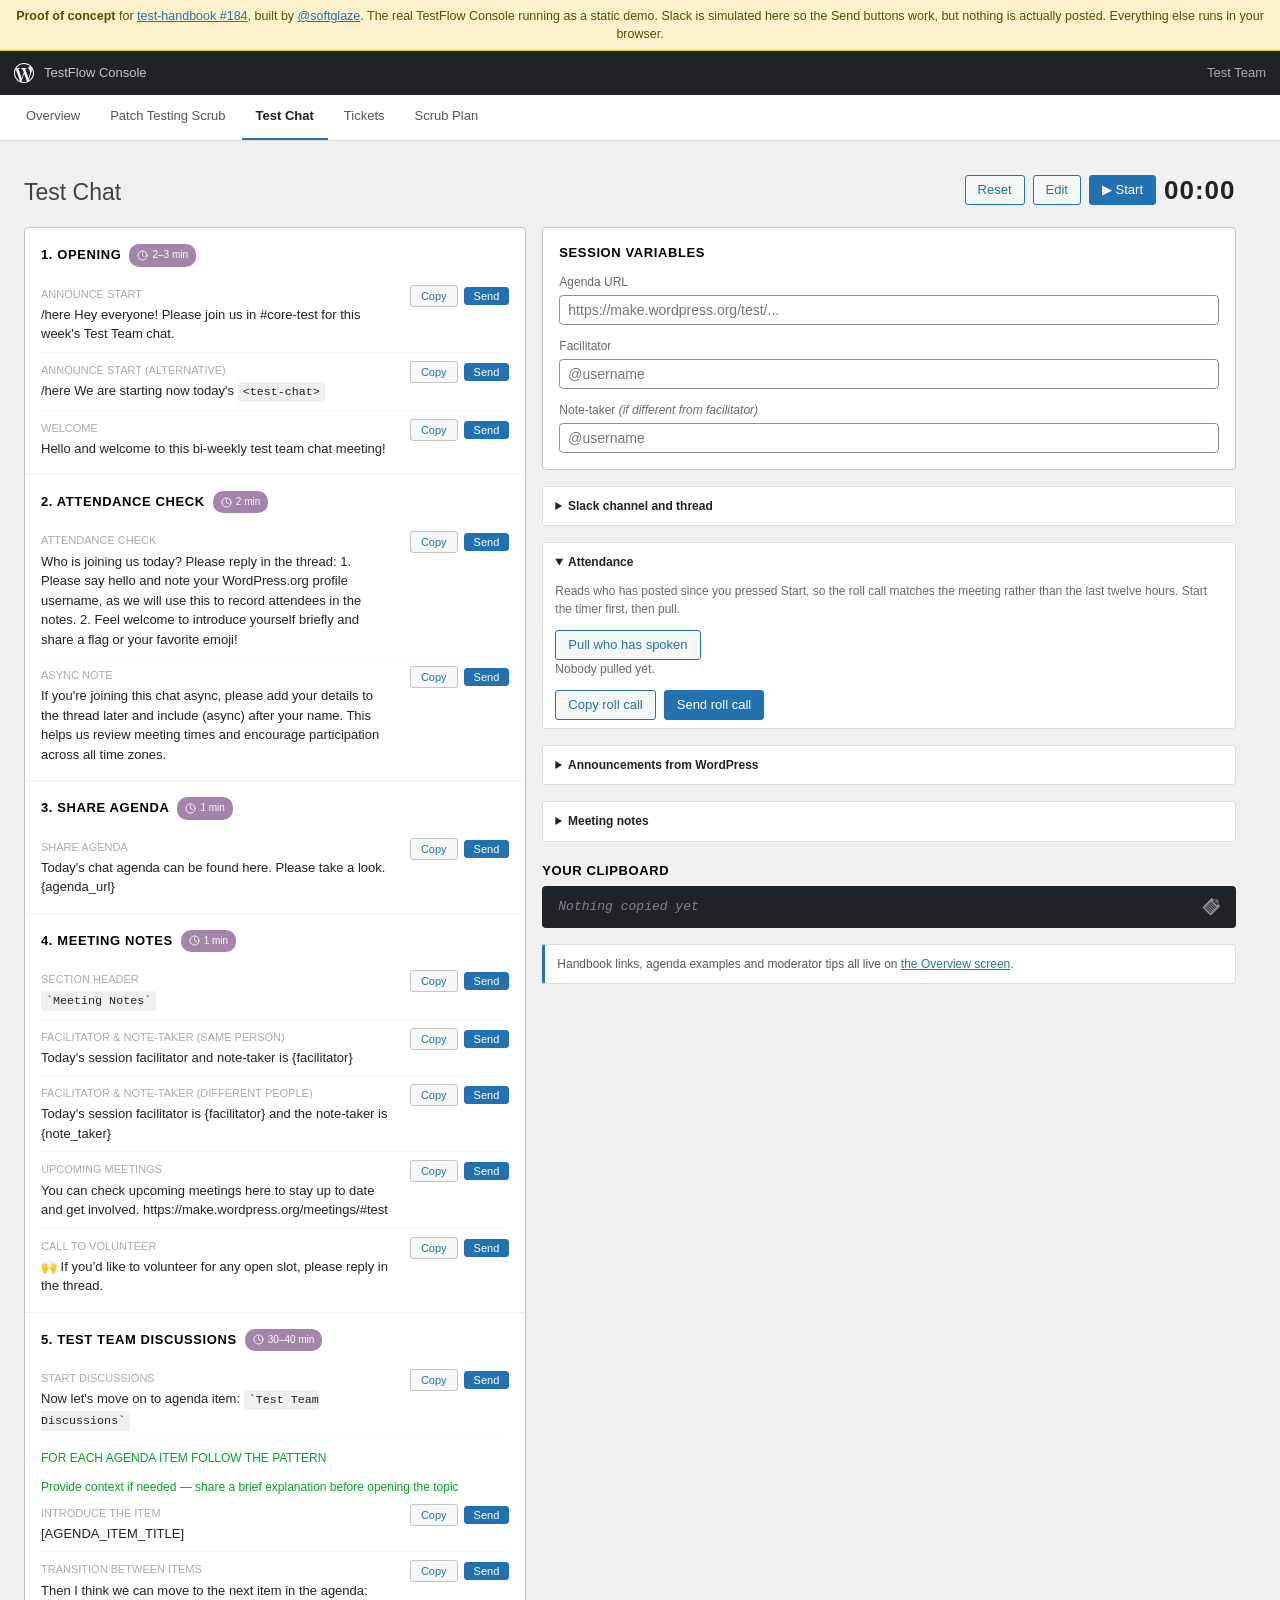
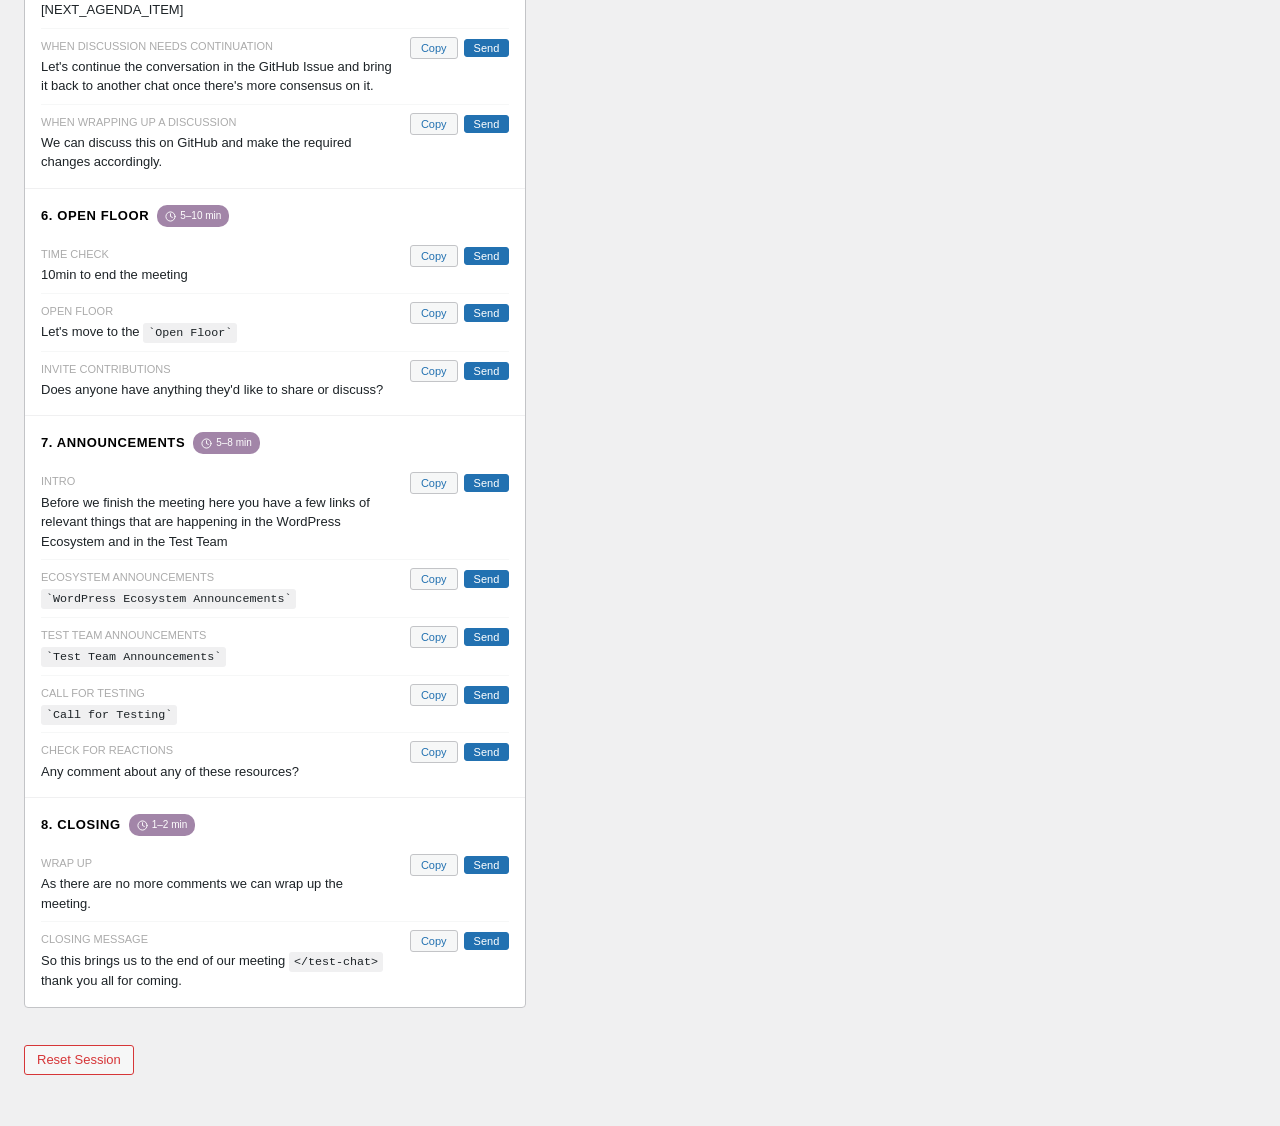
<file: test-chat.html>
<!DOCTYPE html>
<html lang="en">
<head>
<meta charset="utf-8">
<meta name="viewport" content="width=device-width, initial-scale=1">
<title>Test Chat - TestFlow Console (demo)</title>
<link rel="stylesheet" href="assets/css/dashicons.min.css">
<link rel="stylesheet" href="assets/css/demo-frame.css">
<link rel="stylesheet" href="assets/css/admin.css">
</head>
<body>
<div class="tfdemo-ribbon"><strong>Proof of concept</strong> for <a href="https://github.com/WordPress/test-handbook/issues/184">test-handbook #184</a>, built by <a href="https://profiles.wordpress.org/softglaze/">@softglaze</a>. The real TestFlow Console running as a static demo. Slack is simulated here so the Send buttons work, but nothing is actually posted. Everything else runs in your browser.</div>
<div class="tfdemo-adminbar"><svg viewBox="0 0 24 24" aria-hidden="true"><path d="M21.469 6.825c.84 1.537 1.318 3.3 1.318 5.175 0 3.979-2.156 7.456-5.363 9.325l3.295-9.527c.615-1.54.82-2.771.82-3.864 0-.405-.026-.78-.07-1.11m-7.981.105c.647-.03 1.232-.105 1.232-.105.582-.075.514-.93-.067-.899 0 0-1.755.135-2.88.135-1.064 0-2.85-.15-2.85-.15-.585-.03-.661.855-.075.885 0 0 .54.061 1.125.09l1.68 4.605-2.37 7.08L5.354 7.03c.649-.03 1.234-.1 1.234-.1.585-.075.516-.93-.065-.896 0 0-1.746.138-2.874.138-.2 0-.438-.008-.69-.015C4.911 3.15 8.235 1.215 12 1.215c2.809 0 5.365 1.072 7.286 2.833-.046-.003-.091-.009-.141-.009-1.06 0-1.812.923-1.812 1.914 0 .89.513 1.643 1.06 2.531.411.72.89 1.643.89 2.977 0 .923-.354 1.994-.821 3.479l-1.075 3.585-3.9-11.61.001.014zM12 22.784c-1.059 0-2.081-.153-3.048-.437l3.237-9.406 3.315 9.087c.024.053.05.101.078.149-1.12.393-2.325.609-3.582.609M1.211 12c0-1.564.336-3.05.935-4.39L7.29 21.709C3.694 19.96 1.212 16.271 1.211 12M12 0C5.385 0 0 5.385 0 12s5.385 12 12 12 12-5.385 12-12S18.615 0 12 0"/></svg><span>TestFlow Console</span><span class="who">Test Team</span></div>
<nav class="tfdemo-nav"><a href="index.html">Overview</a><a href="scrub.html">Patch Testing Scrub</a><a href="test-chat.html" class="current">Test Chat</a><a href="tickets.html">Tickets</a><a href="scrub-plan.html">Scrub Plan</a></nav>
<div id="wpbody-content">
<div class="wrap tf-wrap">

	<div class="tf-header">
		<h1>Test Chat</h1>
		<div class="tf-timer-controls">
			<button id="tf-timer-reset" class="button">Reset</button>
			<button id="tf-edit-limit-btn" class="button">Edit</button>
			<button id="tf-timer-btn" class="button button-primary">&#9654; Start</button>
			<span id="tf-timer" class="tf-timer">00:00</span>
		</div>
	</div>

	<div class="tf-body">

		<aside class="tf-messages-panel">

											
				<div class="tf-panel-section">
					<div class="tf-section-label">
						1. Opening																		<span class="tf-duration-tag">
							<svg xmlns="http://www.w3.org/2000/svg" width="24" height="24" viewBox="0 0 24 24" fill="none" stroke="currentColor" stroke-width="2" stroke-linecap="round" stroke-linejoin="round" aria-hidden="true"><circle cx="12" cy="12" r="10"/><path d="M12 6v6l4 2"/></svg>
							2–3 min						</span>
											</div>

																
						
						<div class="tf-msg-row">
							<div class="tf-msg-content">
								<div class="tf-msg-label">Announce start</div>
								<div class="tf-msg-text">
									/here Hey everyone! Please join us in #core-test for this week&#039;s Test Team chat.								</div>
							</div>
							<button class="tf-copy-btn" data-msg="/here Hey everyone! Please join us in #core-test for this week&#039;s Test Team chat.">
								Copy							</button>
						</div>

																	
						
						<div class="tf-msg-row">
							<div class="tf-msg-content">
								<div class="tf-msg-label">Announce start (alternative)</div>
								<div class="tf-msg-text">
									/here We are starting now today&#039;s <code class="tf-inline-code">&lt;test-chat&gt;</code>								</div>
							</div>
							<button class="tf-copy-btn" data-msg="/here We are starting now today&#039;s &lt;test-chat&gt;">
								Copy							</button>
						</div>

																	
						
						<div class="tf-msg-row">
							<div class="tf-msg-content">
								<div class="tf-msg-label">Welcome</div>
								<div class="tf-msg-text">
									Hello and welcome to this bi-weekly test team chat meeting!								</div>
							</div>
							<button class="tf-copy-btn" data-msg="Hello and welcome to this bi-weekly test team chat meeting!">
								Copy							</button>
						</div>

																
				</div>

															
				<div class="tf-panel-section">
					<div class="tf-section-label">
						2. Attendance Check																		<span class="tf-duration-tag">
							<svg xmlns="http://www.w3.org/2000/svg" width="24" height="24" viewBox="0 0 24 24" fill="none" stroke="currentColor" stroke-width="2" stroke-linecap="round" stroke-linejoin="round" aria-hidden="true"><circle cx="12" cy="12" r="10"/><path d="M12 6v6l4 2"/></svg>
							2 min						</span>
											</div>

																
						
						<div class="tf-msg-row">
							<div class="tf-msg-content">
								<div class="tf-msg-label">Attendance check</div>
								<div class="tf-msg-text">
									Who is joining us today? Please reply in the thread:
1. Please say hello and note your WordPress.org profile username, as we will use this to record attendees in the notes.
2. Feel welcome to introduce yourself briefly and share a flag or your favorite emoji!								</div>
							</div>
							<button class="tf-copy-btn" data-msg="Who is joining us today? Please reply in the thread:
1. Please say hello and note your WordPress.org profile username, as we will use this to record attendees in the notes.
2. Feel welcome to introduce yourself briefly and share a flag or your favorite emoji!">
								Copy							</button>
						</div>

																	
						
						<div class="tf-msg-row">
							<div class="tf-msg-content">
								<div class="tf-msg-label">Async note</div>
								<div class="tf-msg-text">
									If you&#039;re joining this chat async, please add your details to the thread later and include (async) after your name. This helps us review meeting times and encourage participation across all time zones.								</div>
							</div>
							<button class="tf-copy-btn" data-msg="If you&#039;re joining this chat async, please add your details to the thread later and include (async) after your name. This helps us review meeting times and encourage participation across all time zones.">
								Copy							</button>
						</div>

																
				</div>

															
				<div class="tf-panel-section">
					<div class="tf-section-label">
						3. Share Agenda																		<span class="tf-duration-tag">
							<svg xmlns="http://www.w3.org/2000/svg" width="24" height="24" viewBox="0 0 24 24" fill="none" stroke="currentColor" stroke-width="2" stroke-linecap="round" stroke-linejoin="round" aria-hidden="true"><circle cx="12" cy="12" r="10"/><path d="M12 6v6l4 2"/></svg>
							1 min						</span>
											</div>

																
						
						<div class="tf-msg-row">
							<div class="tf-msg-content">
								<div class="tf-msg-label">Share agenda</div>
								<div class="tf-msg-text tf-template-preview" data-template="Today&#039;s chat agenda can be found here. Please take a look.

{agenda_url}">
									Today&#039;s chat agenda can be found here. Please take a look.

{agenda_url}								</div>
							</div>
							<button class="tf-copy-btn tf-template-copy" data-template="Today&#039;s chat agenda can be found here. Please take a look.

{agenda_url}">
								Copy							</button>
						</div>

																
				</div>

															
				<div class="tf-panel-section">
					<div class="tf-section-label">
						4. Meeting Notes																		<span class="tf-duration-tag">
							<svg xmlns="http://www.w3.org/2000/svg" width="24" height="24" viewBox="0 0 24 24" fill="none" stroke="currentColor" stroke-width="2" stroke-linecap="round" stroke-linejoin="round" aria-hidden="true"><circle cx="12" cy="12" r="10"/><path d="M12 6v6l4 2"/></svg>
							1 min						</span>
											</div>

																
						
						<div class="tf-msg-row">
							<div class="tf-msg-content">
								<div class="tf-msg-label">Section header</div>
								<div class="tf-msg-text">
									<code class="tf-inline-code">`Meeting Notes`</code>								</div>
							</div>
							<button class="tf-copy-btn" data-msg="`Meeting Notes`">
								Copy							</button>
						</div>

																	
						
						<div class="tf-msg-row">
							<div class="tf-msg-content">
								<div class="tf-msg-label">Facilitator &amp; note-taker (same person)</div>
								<div class="tf-msg-text tf-template-preview" data-template="Today&#039;s session facilitator and note-taker is {facilitator}">
									Today&#039;s session facilitator and note-taker is {facilitator}								</div>
							</div>
							<button class="tf-copy-btn tf-template-copy" data-template="Today&#039;s session facilitator and note-taker is {facilitator}">
								Copy							</button>
						</div>

																	
						
						<div class="tf-msg-row">
							<div class="tf-msg-content">
								<div class="tf-msg-label">Facilitator &amp; note-taker (different people)</div>
								<div class="tf-msg-text tf-template-preview" data-template="Today&#039;s session facilitator is {facilitator} and the note-taker is {note_taker}">
									Today&#039;s session facilitator is {facilitator} and the note-taker is {note_taker}								</div>
							</div>
							<button class="tf-copy-btn tf-template-copy" data-template="Today&#039;s session facilitator is {facilitator} and the note-taker is {note_taker}">
								Copy							</button>
						</div>

																	
						
						<div class="tf-msg-row">
							<div class="tf-msg-content">
								<div class="tf-msg-label">Upcoming meetings</div>
								<div class="tf-msg-text">
									You can check upcoming meetings here to stay up to date and get involved.
https://make.wordpress.org/meetings/#test								</div>
							</div>
							<button class="tf-copy-btn" data-msg="You can check upcoming meetings here to stay up to date and get involved.
https://make.wordpress.org/meetings/#test">
								Copy							</button>
						</div>

																	
						
						<div class="tf-msg-row">
							<div class="tf-msg-content">
								<div class="tf-msg-label">Call to volunteer</div>
								<div class="tf-msg-text">
									🙌 If you’d like to volunteer for any open slot, please reply in the thread.								</div>
							</div>
							<button class="tf-copy-btn" data-msg="🙌 If you’d like to volunteer for any open slot, please reply in the thread.">
								Copy							</button>
						</div>

																
				</div>

															
				<div class="tf-panel-section">
					<div class="tf-section-label">
						5. Test Team Discussions																		<span class="tf-duration-tag">
							<svg xmlns="http://www.w3.org/2000/svg" width="24" height="24" viewBox="0 0 24 24" fill="none" stroke="currentColor" stroke-width="2" stroke-linecap="round" stroke-linejoin="round" aria-hidden="true"><circle cx="12" cy="12" r="10"/><path d="M12 6v6l4 2"/></svg>
							30–40 min						</span>
											</div>

																
						
						<div class="tf-msg-row">
							<div class="tf-msg-content">
								<div class="tf-msg-label">Start discussions</div>
								<div class="tf-msg-text">
									Now let&#039;s move on to agenda item: <code class="tf-inline-code">`Test Team Discussions`</code>								</div>
							</div>
							<button class="tf-copy-btn" data-msg="Now let&#039;s move on to agenda item: `Test Team Discussions`">
								Copy							</button>
						</div>

																	
						
						<p class="tf-section-note">FOR EACH AGENDA ITEM FOLLOW THE PATTERN</p>

																	
						
						<p class="tf-section-note">Provide context if needed — share a brief explanation before opening the topic</p>

																	
						
						<div class="tf-msg-row">
							<div class="tf-msg-content">
								<div class="tf-msg-label">Introduce the item</div>
								<div class="tf-msg-text">
									[AGENDA_ITEM_TITLE]								</div>
							</div>
							<button class="tf-copy-btn" data-msg="[AGENDA_ITEM_TITLE]">
								Copy							</button>
						</div>

																	
						
						<div class="tf-msg-row">
							<div class="tf-msg-content">
								<div class="tf-msg-label">Transition between items</div>
								<div class="tf-msg-text">
									Then I think we can move to the next item in the agenda:
[NEXT_AGENDA_ITEM]								</div>
							</div>
							<button class="tf-copy-btn" data-msg="Then I think we can move to the next item in the agenda:
[NEXT_AGENDA_ITEM]">
								Copy							</button>
						</div>

																	
						
						<div class="tf-msg-row">
							<div class="tf-msg-content">
								<div class="tf-msg-label">When discussion needs continuation</div>
								<div class="tf-msg-text">
									Let&#039;s continue the conversation in the GitHub Issue and bring it back to another chat once there&#039;s more consensus on it.								</div>
							</div>
							<button class="tf-copy-btn" data-msg="Let&#039;s continue the conversation in the GitHub Issue and bring it back to another chat once there&#039;s more consensus on it.">
								Copy							</button>
						</div>

																	
						
						<div class="tf-msg-row">
							<div class="tf-msg-content">
								<div class="tf-msg-label">When wrapping up a discussion</div>
								<div class="tf-msg-text">
									We can discuss this on GitHub and make the required changes accordingly.								</div>
							</div>
							<button class="tf-copy-btn" data-msg="We can discuss this on GitHub and make the required changes accordingly.">
								Copy							</button>
						</div>

																
				</div>

															
				<div class="tf-panel-section">
					<div class="tf-section-label">
						6. Open Floor																		<span class="tf-duration-tag">
							<svg xmlns="http://www.w3.org/2000/svg" width="24" height="24" viewBox="0 0 24 24" fill="none" stroke="currentColor" stroke-width="2" stroke-linecap="round" stroke-linejoin="round" aria-hidden="true"><circle cx="12" cy="12" r="10"/><path d="M12 6v6l4 2"/></svg>
							5–10 min						</span>
											</div>

																
						
						<div class="tf-msg-row">
							<div class="tf-msg-content">
								<div class="tf-msg-label">Time check</div>
								<div class="tf-msg-text">
									10min to end the meeting								</div>
							</div>
							<button class="tf-copy-btn" data-msg="10min to end the meeting">
								Copy							</button>
						</div>

																	
						
						<div class="tf-msg-row">
							<div class="tf-msg-content">
								<div class="tf-msg-label">Open floor</div>
								<div class="tf-msg-text">
									Let&#039;s move to the <code class="tf-inline-code">`Open Floor`</code>								</div>
							</div>
							<button class="tf-copy-btn" data-msg="Let&#039;s move to the `Open Floor`">
								Copy							</button>
						</div>

																	
						
						<div class="tf-msg-row">
							<div class="tf-msg-content">
								<div class="tf-msg-label">Invite contributions</div>
								<div class="tf-msg-text">
									Does anyone have anything they&#039;d like to share or discuss?								</div>
							</div>
							<button class="tf-copy-btn" data-msg="Does anyone have anything they&#039;d like to share or discuss?">
								Copy							</button>
						</div>

																
				</div>

															
				<div class="tf-panel-section">
					<div class="tf-section-label">
						7. Announcements																		<span class="tf-duration-tag">
							<svg xmlns="http://www.w3.org/2000/svg" width="24" height="24" viewBox="0 0 24 24" fill="none" stroke="currentColor" stroke-width="2" stroke-linecap="round" stroke-linejoin="round" aria-hidden="true"><circle cx="12" cy="12" r="10"/><path d="M12 6v6l4 2"/></svg>
							5–8 min						</span>
											</div>

																
						
						<div class="tf-msg-row">
							<div class="tf-msg-content">
								<div class="tf-msg-label">Intro</div>
								<div class="tf-msg-text">
									Before we finish the meeting here you have a few links of relevant things that are happening in the WordPress Ecosystem and in the Test Team								</div>
							</div>
							<button class="tf-copy-btn" data-msg="Before we finish the meeting here you have a few links of relevant things that are happening in the WordPress Ecosystem and in the Test Team">
								Copy							</button>
						</div>

																	
						
						<div class="tf-msg-row">
							<div class="tf-msg-content">
								<div class="tf-msg-label">Ecosystem announcements</div>
								<div class="tf-msg-text">
									<code class="tf-inline-code">`WordPress Ecosystem Announcements`</code>								</div>
							</div>
							<button class="tf-copy-btn" data-msg="`WordPress Ecosystem Announcements`">
								Copy							</button>
						</div>

																	
						
						<div class="tf-msg-row">
							<div class="tf-msg-content">
								<div class="tf-msg-label">Test Team announcements</div>
								<div class="tf-msg-text">
									<code class="tf-inline-code">`Test Team Announcements`</code>								</div>
							</div>
							<button class="tf-copy-btn" data-msg="`Test Team Announcements`">
								Copy							</button>
						</div>

																	
						
						<div class="tf-msg-row">
							<div class="tf-msg-content">
								<div class="tf-msg-label">Call for Testing</div>
								<div class="tf-msg-text">
									<code class="tf-inline-code">`Call for Testing`</code>								</div>
							</div>
							<button class="tf-copy-btn" data-msg="`Call for Testing`">
								Copy							</button>
						</div>

																	
						
						<div class="tf-msg-row">
							<div class="tf-msg-content">
								<div class="tf-msg-label">Check for reactions</div>
								<div class="tf-msg-text">
									Any comment about any of these resources?								</div>
							</div>
							<button class="tf-copy-btn" data-msg="Any comment about any of these resources?">
								Copy							</button>
						</div>

																
				</div>

															
				<div class="tf-panel-section">
					<div class="tf-section-label">
						8. Closing																		<span class="tf-duration-tag">
							<svg xmlns="http://www.w3.org/2000/svg" width="24" height="24" viewBox="0 0 24 24" fill="none" stroke="currentColor" stroke-width="2" stroke-linecap="round" stroke-linejoin="round" aria-hidden="true"><circle cx="12" cy="12" r="10"/><path d="M12 6v6l4 2"/></svg>
							1–2 min						</span>
											</div>

																
						
						<div class="tf-msg-row">
							<div class="tf-msg-content">
								<div class="tf-msg-label">Wrap up</div>
								<div class="tf-msg-text">
									As there are no more comments we can wrap up the meeting.								</div>
							</div>
							<button class="tf-copy-btn" data-msg="As there are no more comments we can wrap up the meeting.">
								Copy							</button>
						</div>

																	
						
						<div class="tf-msg-row">
							<div class="tf-msg-content">
								<div class="tf-msg-label">Closing message</div>
								<div class="tf-msg-text">
									So this brings us to the end of our meeting <code class="tf-inline-code">&lt;/test-chat&gt;</code> thank you all for coming.								</div>
							</div>
							<button class="tf-copy-btn" data-msg="So this brings us to the end of our meeting &lt;/test-chat&gt; thank you all for coming.">
								Copy							</button>
						</div>

																
				</div>

							
		</aside>

		<div class="tf-right-col">

			<div class="tf-tracker">
				<div class="tf-section-label">Session Variables</div>

				<div class="tf-var-field">
					<label class="tf-pool-label" for="tf-agenda-url">
						Agenda URL					</label>
					<input
						type="url"
						id="tf-agenda-url"
						class="tf-text-input"
						placeholder="https://make.wordpress.org/test/..."
					>
				</div>

				<div class="tf-var-field">
					<label class="tf-pool-label" for="tf-facilitator">
						Facilitator					</label>
					<input
						type="text"
						id="tf-facilitator"
						class="tf-text-input"
						placeholder="@username"
					>
				</div>

				<div class="tf-var-field">
					<label class="tf-pool-label" for="tf-note-taker">
						Note-taker						<span class="tf-optional">(if different from facilitator)</span>
					</label>
					<input
						type="text"
						id="tf-note-taker"
						class="tf-text-input"
						placeholder="@username"
					>
				</div>
			</div>

			<details class="tf-slack">
				<summary class="tf-import-summary">Slack channel and thread</summary>

				<p class="tf-import-note">
					Shared with the Patch Testing Scrub screen, so setting it in either place sets it in both. The token itself is saved on the site and is managed on the scrub screen.				</p>

				<div class="tf-slack-fields">
					<label class="tf-pool-label tf-slack-field--wide" for="tf-chat-slack-url">
						Channel URL, pasted straight from the browser						<input type="text" id="tf-chat-slack-url" class="tf-text-input" placeholder="https://app.slack.com/client/T024MFP4J/C03B0H5J0" spellcheck="false">
					</label>

					<label class="tf-pool-label tf-slack-field--wide" for="tf-chat-slack-thread">
						Thread links, one per line						<span class="tf-pool-hint">optional name before a pipe</span>
						<textarea id="tf-chat-slack-thread" class="tf-pool-textarea" rows="3" wrap="off" placeholder="Agenda | https://yourteam.slack.com/archives/C03B0H5J0/p1700000000000000"></textarea>
					</label>

					<label class="tf-pool-label" for="tf-chat-send-target">
						Send messages to						<select id="tf-chat-send-target" class="tf-announce-select">
							<option value="channel">The channel</option>
							<option value="thread">The thread</option>
							<option value="both">The thread, also shown in the channel</option>
						</select>
					</label>
				</div>

				<p class="tf-import-note" id="tf-chat-slack-status" aria-live="polite"></p>
			</details>

			<details class="tf-slack" open>
				<summary class="tf-import-summary">Attendance</summary>

				<p class="tf-import-note">
					Reads who has posted since you pressed Start, so the roll call matches the meeting rather than the last twelve hours. Start the timer first, then pull.				</p>

				<p class="tf-slack-actions">
					<button type="button" id="tf-chat-attendance-pull" class="button">Pull who has spoken</button>
					<span id="tf-chat-attendance-status" class="tf-import-status" aria-live="polite"></span>
				</p>

				<div id="tf-chat-attendance-list"></div>

				<p class="tf-slack-actions">
					<button type="button" id="tf-chat-attendance-copy" class="button button-small">Copy roll call</button>
					<button type="button" id="tf-chat-attendance-send" class="button button-small button-primary">Send roll call</button>
				</p>
			</details>

			<details class="tf-slack">
				<summary class="tf-import-summary">Announcements from WordPress</summary>

				<p class="tf-import-note">
					The latest posts from the Make WordPress blogs, so section 7 does not need a separate tab open. Pick one to fill the box, or type your own.				</p>

				<div class="tf-announce-pick">
					<select id="tf-chat-announcement-picker" class="tf-announce-select">
						<option value="">Loading recent WordPress posts...</option>
					</select>
					<button type="button" id="tf-chat-announcement-refresh" class="button button-small">Refresh</button>
				</div>

				<textarea id="tf-chat-announcement" class="tf-pool-textarea" rows="3" placeholder="Pick one above, or type your own"></textarea>

				<p class="tf-slack-actions">
					<button type="button" id="tf-chat-announcement-copy" class="button button-small">Copy</button>
					<button type="button" id="tf-chat-announcement-send" class="button button-small button-primary">Send</button>
				</p>
			</details>

			<details class="tf-slack">
				<summary class="tf-import-summary">Meeting notes</summary>

				<p class="tf-import-note">
					Builds the skeleton of the notes post from what this screen already knows: the agenda link, who ran it, who was there, and whatever you jot down as it happens. Nothing here is sent anywhere until you press a button.				</p>

				<label class="tf-pool-label tf-slack-field--wide" for="tf-chat-decisions">
					Decisions, one per line					<textarea id="tf-chat-decisions" class="tf-pool-textarea" rows="3"></textarea>
				</label>

				<label class="tf-pool-label tf-slack-field--wide" for="tf-chat-actions">
					Action items, one per line					<span class="tf-pool-hint">optional owner before a pipe</span>
					<textarea id="tf-chat-actions" class="tf-pool-textarea" rows="3" placeholder="@username | write up the results"></textarea>
				</label>

				<p class="tf-slack-actions">
					<button type="button" id="tf-chat-notes-build" class="button">Build the notes</button>
					<button type="button" id="tf-chat-notes-copy" class="button button-small">Copy</button>
					<span id="tf-chat-notes-status" class="tf-import-status" aria-live="polite"></span>
				</p>

				<pre id="tf-chat-notes-out" class="tf-notes-out"></pre>
			</details>

			<div class="tf-section-label tf-clipboard-label">Your Clipboard</div>
			<div id="tf-clipboard-bar" class="tf-clipboard-bar">
				<span id="tf-clipboard-text" class="tf-clipboard-text tf-clipboard-text--empty">Nothing copied yet</span>
				<button id="tf-clipboard-copy-btn" class="tf-clipboard-copy-btn" title="Copy again">
					<span class="dashicons dashicons-clipboard" aria-hidden="true"></span>
				</button>
			</div>

			<p class="tf-overview-pointer">
				Handbook links, agenda examples and moderator tips all live on <a href="index.html">the Overview screen</a>.			</p>

		</div>

	</div>

	<div class="tf-session-footer">
		<button id="tf-reset-session-btn" class="button tf-btn-danger">
			Reset Session		</button>
	</div>

	<div id="tf-toast" class="tf-toast" aria-live="polite"></div>

</div>

</div>
<script src="assets/js/tf-data.js"></script>
<script src="assets/js/tf-demo-shim.js"></script>
<script src="assets/js/tf-picker.js"></script>
<script src="assets/js/tf-threads.js"></script>
<script src="assets/js/test-chat-session.js"></script>
</body>
</html>
</file>
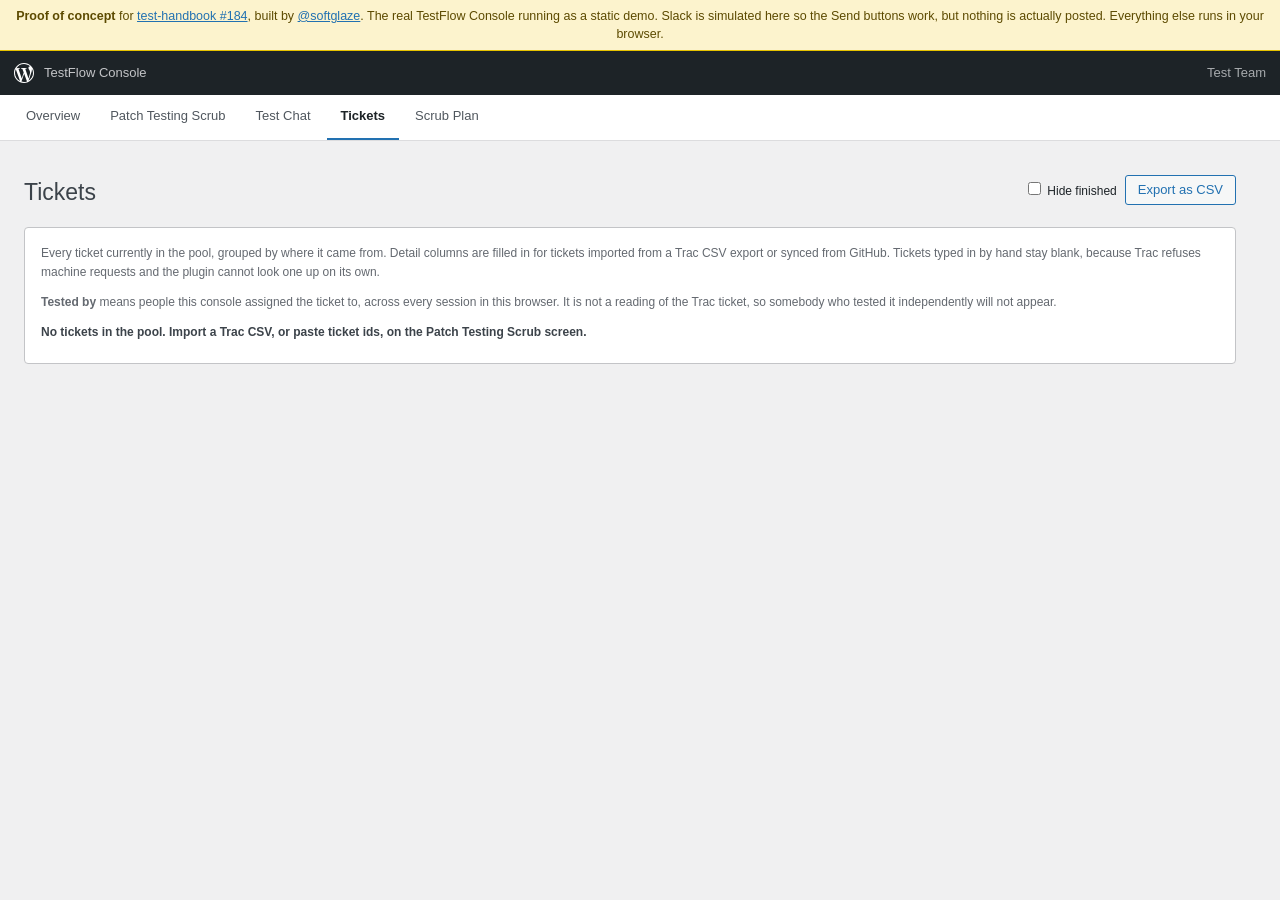
<file: tickets.html>
<!DOCTYPE html>
<html lang="en">
<head>
<meta charset="utf-8">
<meta name="viewport" content="width=device-width, initial-scale=1">
<title>Tickets - TestFlow Console (demo)</title>
<link rel="stylesheet" href="assets/css/dashicons.min.css">
<link rel="stylesheet" href="assets/css/demo-frame.css">
<link rel="stylesheet" href="assets/css/admin.css">
</head>
<body>
<div class="tfdemo-ribbon"><strong>Proof of concept</strong> for <a href="https://github.com/WordPress/test-handbook/issues/184">test-handbook #184</a>, built by <a href="https://profiles.wordpress.org/softglaze/">@softglaze</a>. The real TestFlow Console running as a static demo. Slack is simulated here so the Send buttons work, but nothing is actually posted. Everything else runs in your browser.</div>
<div class="tfdemo-adminbar"><svg viewBox="0 0 24 24" aria-hidden="true"><path d="M21.469 6.825c.84 1.537 1.318 3.3 1.318 5.175 0 3.979-2.156 7.456-5.363 9.325l3.295-9.527c.615-1.54.82-2.771.82-3.864 0-.405-.026-.78-.07-1.11m-7.981.105c.647-.03 1.232-.105 1.232-.105.582-.075.514-.93-.067-.899 0 0-1.755.135-2.88.135-1.064 0-2.85-.15-2.85-.15-.585-.03-.661.855-.075.885 0 0 .54.061 1.125.09l1.68 4.605-2.37 7.08L5.354 7.03c.649-.03 1.234-.1 1.234-.1.585-.075.516-.93-.065-.896 0 0-1.746.138-2.874.138-.2 0-.438-.008-.69-.015C4.911 3.15 8.235 1.215 12 1.215c2.809 0 5.365 1.072 7.286 2.833-.046-.003-.091-.009-.141-.009-1.06 0-1.812.923-1.812 1.914 0 .89.513 1.643 1.06 2.531.411.72.89 1.643.89 2.977 0 .923-.354 1.994-.821 3.479l-1.075 3.585-3.9-11.61.001.014zM12 22.784c-1.059 0-2.081-.153-3.048-.437l3.237-9.406 3.315 9.087c.024.053.05.101.078.149-1.12.393-2.325.609-3.582.609M1.211 12c0-1.564.336-3.05.935-4.39L7.29 21.709C3.694 19.96 1.212 16.271 1.211 12M12 0C5.385 0 0 5.385 0 12s5.385 12 12 12 12-5.385 12-12S18.615 0 12 0"/></svg><span>TestFlow Console</span><span class="who">Test Team</span></div>
<nav class="tfdemo-nav"><a href="index.html">Overview</a><a href="scrub.html">Patch Testing Scrub</a><a href="test-chat.html">Test Chat</a><a href="tickets.html" class="current">Tickets</a><a href="scrub-plan.html">Scrub Plan</a></nav>
<div id="wpbody-content">
<div class="wrap tf-wrap">

	<div class="tf-header">
		<h1>Tickets</h1>
		<div class="tf-timer-controls">
			<label class="tf-checkbox">
				<input type="checkbox" id="tf-tickets-open-only">
				Hide finished			</label>
			<button type="button" id="tf-tickets-export" class="button">Export as CSV</button>
		</div>
	</div>

	<div class="tf-body tf-body--single">
		<main class="tf-tracker">

			<p class="tf-import-note">
				Every ticket currently in the pool, grouped by where it came from. Detail columns are filled in for tickets imported from a Trac CSV export or synced from GitHub. Tickets typed in by hand stay blank, because Trac refuses machine requests and the plugin cannot look one up on its own.			</p>

			<p class="tf-import-note">
				<strong>Tested by</strong>
				means people this console assigned the ticket to, across every session in this browser. It is not a reading of the Trac ticket, so somebody who tested it independently will not appear.			</p>

			<p id="tf-tickets-summary" class="tf-import-subhead" aria-live="polite"></p>

			<div id="tf-tickets-table"></div>

		</main>
	</div>

</div>

</div>
<script src="assets/js/tf-data.js"></script>
<script src="assets/js/tf-demo-shim.js"></script>
<script src="assets/js/tf-picker.js"></script>
<script src="assets/js/tf-threads.js"></script>
<script src="assets/js/tickets.js"></script>
</body>
</html>
</file>
<file: assets/css/demo-frame.css>
/* Demo frame + a compact WordPress-admin base, so the real Console screens
   render natively on a static host. The plugin's own admin.css loads AFTER
   this and wins for every .tf- element. */

:root{ --wp-admin-theme-color:#2271b1; --wp-admin-theme-color-darker-10:#135e96; --wp-admin-theme-color-darker-20:#0a4b78; }
*{box-sizing:border-box}
html{background:#f0f0f1}
body{margin:0;background:#f0f0f1;color:#3c434a;
  font-family:-apple-system,BlinkMacSystemFont,"Segoe UI",Roboto,Oxygen-Sans,Ubuntu,Cantarell,"Helvetica Neue",sans-serif;
  font-size:13px;line-height:1.4em}
a{color:#2271b1} a:hover{color:#135e96}
img{max-width:100%}
[hidden]{display:none!important}

/* proof-of-concept ribbon */
.tfdemo-ribbon{background:#fcf3cd;color:#5c4a00;font-size:12.5px;text-align:center;padding:7px 16px;border-bottom:1px solid #e6c200}
.tfdemo-ribbon strong{font-weight:700}

/* admin bar */
.tfdemo-adminbar{background:#1d2327;color:#c3c4c7;height:44px;display:flex;align-items:center;gap:10px;padding:0 14px;font-size:13px}
.tfdemo-adminbar svg{width:20px;height:20px;fill:#fff}
.tfdemo-adminbar .who{margin-left:auto;color:#a7aaad}

/* TestFlow submenu nav (stands in for the admin sidebar) */
.tfdemo-nav{background:#fff;border-bottom:1px solid #dcdcde;display:flex;gap:2px;flex-wrap:wrap;padding:0 12px}
.tfdemo-nav a{display:inline-block;padding:12px 14px;color:#50575e;font-size:13px;font-weight:500;text-decoration:none;border-bottom:2px solid transparent}
.tfdemo-nav a:hover{color:#135e96}
.tfdemo-nav a.current{color:#1d2327;border-bottom-color:#2271b1;font-weight:600}
.tfdemo-note{max-width:1400px;margin:12px auto 0;padding:0 22px}
.tfdemo-note .box{background:#f0f6fc;border:1px solid #c5d9ed;border-left:4px solid #2271b1;border-radius:3px;padding:10px 14px;font-size:12.5px;color:#1d2327}

/* content area */
#wpbody-content{padding:0 22px 60px;max-width:1440px;margin:0 auto}
.wrap{margin:16px 2px 0}
.wrap h1,.wp-heading-inline{font-size:23px;font-weight:400;margin:0;padding:9px 0 4px;line-height:1.3}
h2{font-size:14px}

/* buttons */
.button,.button-primary,.button-secondary{
  display:inline-flex;align-items:center;justify-content:center;gap:6px;
  text-decoration:none;font-size:13px;line-height:2.15384615;min-height:30px;
  margin:0;padding:0 12px;cursor:pointer;border-width:1px;border-style:solid;border-radius:3px;
  white-space:nowrap;box-sizing:border-box;font-family:inherit;-webkit-appearance:none;appearance:none}
.button,.button-secondary{color:#2271b1;border-color:#2271b1;background:#f6f7f7}
.button:hover,.button-secondary:hover{background:#f0f0f1;border-color:#0a4b78;color:#0a4b78}
.button-primary{color:#fff;border-color:#2271b1;background:#2271b1}
.button-primary:hover{background:#135e96;border-color:#135e96;color:#fff}
.button:disabled,.button[disabled]{color:#a7aaad!important;border-color:#dcdcde!important;background:#f6f7f7!important;cursor:default}
.button-link{background:none;border:none;color:#2271b1;cursor:pointer;padding:0;min-height:0}

/* form fields */
input[type=text],input[type=search],input[type=url],input[type=number],input[type=email],select,textarea{
  border:1px solid #8c8f94;border-radius:4px;background:#fff;color:#2c3338;font-size:14px;
  padding:0 8px;min-height:30px;line-height:2;box-shadow:0 0 0 transparent;font-family:inherit}
textarea{padding:6px 8px;line-height:1.5;min-height:auto}
input:focus,select:focus,textarea:focus{border-color:#2271b1;box-shadow:0 0 0 1px #2271b1;outline:2px solid transparent}
select{padding-right:24px}
label{font-size:13px}

/* tables */
.widefat{border:1px solid #c3c4c7;border-collapse:collapse;width:100%;background:#fff;box-shadow:0 1px 1px rgba(0,0,0,.04);border-radius:0}
.widefat *{word-wrap:break-word}
.widefat th,.widefat td{padding:8px 10px;text-align:left;vertical-align:middle}
.widefat thead th{border-bottom:1px solid #c3c4c7;font-weight:600;color:#2c3338}
.widefat tbody td{border-top:1px solid #f0f0f1}
.striped>tbody>tr:nth-child(odd){background:#f6f7f7}

/* misc WP helpers a view might use */
.screen-reader-text{position:absolute;width:1px;height:1px;overflow:hidden;clip:rect(1px,1px,1px,1px)}
.notice{background:#fff;border:1px solid #c3c4c7;border-left-width:4px;padding:8px 12px;margin:12px 0}
.notice-info{border-left-color:#72aee6}
.description{color:#646970;font-size:13px;font-style:italic}
hr{border:0;border-top:1px solid #dcdcde;margin:16px 0}

@media (max-width:782px){
  #wpbody-content{padding:0 12px 50px}
  .button,.button-primary{min-height:34px;line-height:2.4}
}
</file>
<file: assets/css/admin.css>
/* ── Overview ────────────────────────────────────────── */

.tf-overview-intro {
  font-size: 14px;
  color: #50575e;
  margin: 0 0 24px;
}

.tf-session-cards {
  display: grid;
  grid-template-columns: repeat(auto-fill, minmax(300px, 1fr));
  gap: 20px;
  max-width: 900px;
}

.tf-session-card {
  background: #fff;
  border: 1px solid #c3c4c7;
  border-radius: 4px;
  padding: 24px;
}

.tf-session-card h2 {
  margin: 0 0 10px;
  font-size: 16px;
}

.tf-session-card p {
  color: #50575e;
  font-size: 13px;
  line-height: 1.6;
  margin: 0 0 20px;
}

/* ── Layout ─────────────────────────────────────────── */

.tf-wrap {
  max-width: 1400px;
  padding-right: 20px;
}

.tf-header {
  display: flex;
  align-items: center;
  justify-content: space-between;
  padding: 12px 0 16px;
}

/* ── Timer ───────────────────────────────────────────── */

.tf-timer-controls {
  display: flex;
  align-items: center;
  gap: 8px;
}

.tf-timer {
  font-size: 26px;
  font-weight: 700;
  font-variant-numeric: tabular-nums;
  letter-spacing: 1px;
  color: #1d2327;
  min-width: 72px;
}

.tf-timer.is-warning {
  color: #d63638;
}

#tf-timer[contenteditable='true'] {
  outline: none;
  border-bottom: 2px solid #2271b1;
  cursor: text;
}

/* ── Body grid ───────────────────────────────────────── */

.tf-body {
  display: grid;
  /* minmax(0, 1fr), not 1fr. A bare 1fr keeps an automatic min-content floor,
     and the tracker table's min-content is wide enough that the right column
     took 891 of 1203px and starved the left one down to 296px. */
  /* Not equal halves. The left panel is mostly prose and reads fine at ~500px;
     the tracker carries three selects and two buttons per row and does not.
     Splitting 42/58 is what stops the table needing a scrollbar at 1440. */
  grid-template-columns: minmax(0, 42fr) minmax(0, 58fr);
  gap: 16px;
  align-items: start;
}

/* Same reason, one level down: grid and flex children will not shrink past
   their content unless told they may. */
.tf-body > * {
  min-width: 0;
}

/* ── Messages panel ──────────────────────────────────── */

.tf-messages-panel {
  background: #fff;
  border: 1px solid #c3c4c7;
  border-radius: 4px;
  overflow: hidden;
}

.tf-panel-section {
  padding: 16px;
  border-bottom: 1px solid #f0f0f1;
}

.tf-panel-section:last-child {
  border-bottom: none;
}

.tf-section-label {
  display: flex;
  align-items: center;
  gap: 8px;
  font-weight: 700;
  text-transform: uppercase;
  letter-spacing: 0.6px;
  color: #000;
  margin-bottom: 10px;
}

.tf-msg-row {
  display: flex;
  align-items: center;
  justify-content: space-between;
  gap: 16px;
  padding: 8px 0;
  border-bottom: 1px solid #f6f7f7;
}

.tf-msg-row--input {
  align-items: flex-start;
}

.tf-msg-row:last-child {
  border-bottom: none;
  padding-bottom: 0;
}

.tf-msg-row--input .tf-msg-content {
  flex: 1;
  min-width: 0;
}

.tf-msg-row--input .tf-text-input,
.tf-msg-row--input .tf-preview {
  width: 95%;
  box-sizing: border-box;
  margin-top: 6px;
}

.tf-msg-row--stacked {
  flex-direction: column;
  gap: 6px;
  margin-top: 10px;
  padding-top: 10px;
  border-top: 1px solid #f0f0f1;
  border-bottom: none;
}

.tf-duration-tag {
  display: inline-flex;
  align-items: center;
  gap: 4px;
  padding: 2px 8px;
  border-radius: 10px;
  background: #a285a8;
  color: #fff;
  font-size: 10px;
  font-weight: 400;
  text-transform: none;
  letter-spacing: 0;
}

.tf-duration-tag svg {
  width: 11px;
  height: 11px;
  flex-shrink: 0;
}

.tf-section-note {
  font-size: 12px;
  color: #00a32a;
  margin: 10px 0 0;
}

.tf-section-bullets {
  font-size: 12px;
  color: #00a32a;
  margin: 6px 0 0 16px;
  padding: 0;
  list-style: disc;
}

.tf-section-bullets li {
  margin-bottom: 3px;
}

.tf-msg-label {
  font-size: 11px;
  text-transform: uppercase;
  color: #ababab;
  margin-bottom: 2px;
}

.tf-optional {
  font-style: italic;
}

.tf-msg-text {
  color: #1d2327;
  line-height: 1.5;
}

.tf-inline-code {
  background: #f0f0f1;
  border-radius: 3px;
  padding: 3px 5px;
  font-family: monospace;
  font-size: 0.9em;
  color: #1d2327;
}

/* ── Copy buttons ────────────────────────────────────── */

.tf-copy-btn {
  flex-shrink: 0;
  padding: 4px 10px;
  font-size: 11px;
  background: #f6f7f7;
  border: 1px solid #c3c4c7;
  border-radius: 3px;
  cursor: pointer;
  white-space: nowrap;
  color: var(--wp-admin-theme-color);
  transition:
    background 0.15s,
    color 0.15s,
    border-color 0.15s;
}

.tf-copy-btn:hover {
  background: var(--wp-admin-theme-color);
  color: #fff;
  border-color: var(--wp-admin-theme-color);
}

.tf-copy-btn.is-copied {
  background: #00a32a;
  color: #fff;
  border-color: #00a32a;
}

.tf-copy-btn--full {
  width: 100%;
  text-align: center;
}

/* ── Inputs ──────────────────────────────────────────── */

.tf-text-input {
  width: 100%;
  padding: 5px 8px;
  border: 1px solid #c3c4c7;
  border-radius: 3px;
  font-size: 12px;
  box-sizing: border-box;
}

.tf-assign-inputs {
  display: flex;
  gap: 6px;
  margin-bottom: 8px;
}

.tf-assign-inputs .tf-text-input {
  width: 50%;
}

.tf-assign-btns {
  display: flex;
  flex-direction: column;
  gap: 6px;
  margin-top: 6px;
}

.tf-assign-btns-row {
  display: flex;
  gap: 6px;
}

.tf-assign-btns-row .tf-copy-btn {
  flex: 1;
  text-align: center;
}

/* ── Preview areas ───────────────────────────────────── */

.tf-preview {
  font-size: 12px;
  color: #1d2327;
  background: #f0f6fc;
  border: 1px solid #b8d4f0;
  border-radius: 3px;
  padding: 8px 10px;
  line-height: 1.5;
  min-height: 34px;
  word-break: break-word;
}

.tf-preview--muted {
  background: #f6f7f7;
  border-color: #dcdcde;
  color: #646970;
  font-style: italic;
}

/* ── Participant tracker ─────────────────────────────── */

.tf-tracker {
  background: #fff;
  border: 1px solid #c3c4c7;
  border-radius: 4px;
  padding: 16px;
}

/* The table is the widest thing on the page. If it ever outgrows its column
   again it scrolls inside this card rather than pushing the whole document
   sideways, which is how it broke the layout before. */
.tf-tracker-scroll {
  overflow-x: auto;
  margin: 0 -4px;
  padding: 0 4px;
}

.tf-tracker-header {
  display: flex;
  align-items: center;
  justify-content: space-between;
  gap: 12px;
  margin-bottom: 16px;
}

.tf-tracker-header h2 {
  margin: 0;
  font-size: 14px;
  white-space: nowrap;
}

.tf-add-participant {
  display: flex;
  gap: 8px;
  flex: 1;
  max-width: 380px;
}

.tf-add-participant .tf-text-input {
  font-size: 13px;
  padding: 6px 10px;
}

/* ── Table ───────────────────────────────────────────── */

/* Fixed layout so the declared column widths below are actually obeyed.
   With auto layout the browser sized columns from content and the widths
   were only ever suggestions, which is how Assigned Tickets ended up at
   76px next to a 331px actions column. */
.tf-table {
  font-size: 13px;
  table-layout: fixed;
  width: 100%;
}

/* Cells default to content-box, so every declared column width silently
   gained its own left and right padding. Five columns of that added 102px
   and the table overflowed its card by exactly that much. */
.tf-table th,
.tf-table td {
  box-sizing: border-box;
}

.tf-table th {
  font-size: 12px;
  background: #f0f0f1;
}

.tf-table tbody td {
  border-bottom: 1px solid #f5f5f5 !important;
  vertical-align: middle;
}

.tf-table th.tf-col-person {
  width: 100px;
  min-width: 88px;
}

.tf-table tbody td:first-child {
  max-width: 104px;
  white-space: nowrap;
  overflow: hidden;
  text-overflow: ellipsis;
}

.tf-ticket-item {
  display: inline-flex;
  align-items: center;
  white-space: nowrap;
}

.tf-table tbody tr:hover td {
  background: #f5f5f5;
}

.tf-empty-row td {
  text-align: center;
  color: #646970;
  padding: 32px !important;
  font-style: italic;
}

/* ── Status badges ───────────────────────────────────── */

.tf-badge {
  display: inline-flex;
  align-items: center;
  padding: 2px 9px;
  border-radius: 10px;
  font-size: 11px;
  font-weight: 600;
  text-transform: uppercase;
  letter-spacing: 0.3px;
  white-space: nowrap;
}

.tf-badge--joined {
  background: #f0f0f1;
  color: #646970;
}
.tf-badge--testing {
  background: #dff0f9;
  color: #007cba;
}
.tf-badge--reported {
  background: #edfaef;
  color: #00a32a;
}
.tf-badge--done {
  background: #f0f0f1;
  color: #646970;
}

/* ── Row actions ─────────────────────────────────────── */

/* Wrapping is what lets the whole table fit half the page: the select takes
   the first line and Check and Assign drop underneath when there is no room
   for all three. nowrap made the column demand its full width forever. */
.tf-row-actions {
  display: flex;
  align-items: center;
  justify-content: flex-end;
  gap: 5px;
  flex-wrap: wrap;
  row-gap: 4px;
}

.tf-inline-ticket-select,
.tf-row-actions .button {
  align-self: center;
  min-height: 26px !important;
  margin-bottom: 0 !important;
}

/* Full basis, so the select always claims its own line and Check and Assign
   sit underneath it. Side by side the three of them needed 223px of column. */
.tf-inline-ticket-select {
  flex: 1 1 100%;
  min-width: 0;
  max-width: 100%;
  height: 26px;
  padding: 0 6px;
  border: 1px solid #c3c4c7;
  border-radius: 3px;
  font-size: 12px;
  vertical-align: middle;
  min-height: 0 !important;
  line-height: 1 !important;
}

.tf-tracker select,
.tf-row-actions .button {
  font-size: 12px;
}

.tf-ticket-link {
  text-decoration: none;
}

.tf-ticket-link:hover {
  text-decoration: underline;
}

.tf-ticket-remove-btn {
  display: inline-flex;
  align-items: center;
  justify-content: center;
  width: 14px;
  height: 14px;
  border-radius: 50%;
  background: #d63638;
  color: #fff;
  border: none;
  cursor: pointer;
  font-size: 11px;
  line-height: 1;
  padding: 0.5px 0 1.5px 0;
  vertical-align: middle;
  margin: 0 1px 0 3px;
}

.tf-ticket-remove-btn:hover {
  background: #b32d2e;
}

.tf-btn-done {
  color: #646970 !important;
}

.tf-btn-remove {
  color: #d63638 !important;
}

/* ── Toast ───────────────────────────────────────────── */

.tf-toast {
  position: fixed;
  bottom: 28px;
  right: 28px;
  background: #1d2327;
  color: #fff;
  padding: 9px 16px;
  border-radius: 4px;
  font-size: 13px;
  z-index: 9999;
  opacity: 0;
  transform: translateY(8px);
  transition:
    opacity 0.2s ease,
    transform 0.2s ease;
  pointer-events: none;
}

.tf-toast.is-visible {
  opacity: 1;
  transform: translateY(0);
}

/* ── Pool setup ──────────────────────────────────────── */

.tf-pool-setup {
  display: grid;
  grid-template-columns: 1fr 2fr;
  gap: 12px;
  margin-bottom: 16px;
  padding-bottom: 16px;
  border-bottom: 1px solid #f0f0f1;
}

.tf-pool-label {
  display: block;
  font-size: 12px;
  color: #646970;
  margin-bottom: 4px;
}

.tf-pool-textarea {
  width: 100%;
  font-size: 12px;
  border: 1px solid #c3c4c7;
  border-radius: 3px;
  padding: 6px 8px;
  resize: vertical;
  box-sizing: border-box;
  line-height: 1.6;
  white-space: pre;
  overflow-x: auto;
}

/* ── Session footer ──────────────────────────────────── */

.tf-session-footer {
  margin-top: 20px;
  padding-top: 16px;
  border-top: 1px solid #f0f0f1;
}

.tf-btn-danger {
  color: #d63638 !important;
  border-color: #d63638 !important;
}

.tf-btn-danger:hover {
  background: #d63638 !important;
  color: #fff !important;
}

/* ── Clipboard bar ───────────────────────────────────── */

.tf-var-field {
  margin-bottom: 12px;
}

.tf-var-field:last-child {
  margin-bottom: 0;
}

.tf-resources {
  margin-top: 24px;
  border: 1px solid #c3c4c7;
  border-radius: 4px;
  padding: 16px;
}

.tf-resources .tf-section-label {
  color: #6d7075;
}

.tf-resource-links {
  margin: 6px 0 0 16px;
  padding: 0;
  list-style: disc;
}

.tf-resource-links li {
  margin-bottom: 4px;
  color: #8c8f94;
}

.tf-resource-links a {
  color: inherit;
  text-decoration: none;
}

.tf-resource-links a:hover {
  color: #50575e;
  text-decoration: underline;
}

.tf-clipboard-label {
  margin-top: 20px;
  margin-bottom: 6px;
}

.tf-clipboard-bar {
  background: #1d2327;
  border-radius: 4px;
  padding: 12px 16px;
  display: flex;
  align-items: flex-start;
  gap: 12px;
  overflow: hidden;
  min-width: 0;
}

.tf-clipboard-text {
  flex: 1;
  font-family: monospace;
  font-size: 13px;
  color: #e2e4e7;
  word-break: break-word;
  overflow-wrap: break-word;
  min-width: 0;
}

.tf-clipboard-text--empty {
  color: #7a848e;
  font-style: italic;
}

.tf-clipboard-copy-btn {
  background: none;
  border: none;
  cursor: pointer;
  padding: 0;
  color: #fff;
  flex-shrink: 0;
  opacity: 0.5;
  transition: opacity 0.15s;
  display: flex;
  align-items: center;
}

.tf-clipboard-copy-btn:hover {
  opacity: 1;
}

.tf-clipboard-copy-btn .dashicons {
  font-size: 18px;
  width: 18px;
  height: 18px;
}

/* ── Sticky header + right column (desktop only) ────── */

@media (min-width: 1101px) {
  /* Sticky so the timer stays in view while scrolling a long session. The
     overview has no timer, so it opts out and scrolls normally. */
  .tf-header {
    position: sticky;
    top: 32px;
    background: #f0f0f1;
    z-index: 100;
  }

  .tf-overview .tf-header {
    position: static;
  }

  .tf-right-col {
    position: sticky;
    top: 100px;
  }
}

/* ── Responsive ──────────────────────────────────────── */

@media (max-width: 1100px) {
  .tf-body {
    grid-template-columns: 1fr;
  }
}

@media (max-width: 600px) {
  .tf-header {
    flex-direction: column;
    align-items: flex-start;
    gap: 12px;
  }

  .tf-pool-setup {
    grid-template-columns: 1fr;
  }

  .tf-row-actions .button {
    font-size: 12px !important;
    padding: 4px 8px !important;
    height: auto !important;
    min-height: 0 !important;
    line-height: 1.4 !important;
    white-space: nowrap;
  }

  .tf-inline-ticket-select {
    height: 26px !important;
    font-size: 12px !important;
    min-height: 0 !important;
    min-width: 0;
    flex-shrink: 1;
  }

  .tf-table tbody td:first-child {
    max-width: 80px;
  }
}

/* ── Level matching ──────────────────────────────────────────── */

.tf-pool-hint {
  float: right;
  font-style: italic;
  color: #8a8f94;
}

.tf-table th.tf-col-level {
  width: 110px;
  min-width: 98px;
}

/* Both columns previously had no width at all. Assigned Tickets lost the
   argument and collapsed to 76px, which wrapped its placeholder one word to
   a line and pushed every row to 119px tall. */
.tf-table th.tf-col-assigned {
  width: 124px;
  min-width: 106px;
}

.tf-table th.tf-col-actions {
  width: 180px;
  min-width: 150px;
}

.tf-assigned-cell {
  display: flex;
  flex-direction: column;
  align-items: flex-start;
  gap: 4px;
}

.tf-assigned-idle {
  color: #646970;
  font-style: italic;
  line-height: 1.3;
}

/* min-width matters: without it the wider Assigned Tickets cell starves this
   column and the select collapses to an unreadable sliver. */
/* 96px, not 86. "Advanced" plus the dropdown arrow measures 87, so the old
   floor clipped the longest option by a single pixel. */
.tf-level-select {
  width: 100%;
  min-width: 96px;
  max-width: 106px;
  font-size: 12px;
  height: 28px;
  line-height: 1;
}

/* A ticket whose level does not match the participant's. Still selectable,
   just sorted lower and visually quieter, so the moderator can override. */
.tf-opt-offlevel {
  color: #8a8f94;
}

.tf-import {
  margin: 0 0 16px;
  border: 1px solid #dcdcde;
  border-radius: 3px;
  background: #fff;
  padding: 0 12px;
}

.tf-import[open] {
  padding-bottom: 8px;
}

.tf-import-summary {
  cursor: pointer;
  padding: 10px 0;
  font-size: 12px;
  font-weight: 600;
  color: #1d2327;
}

.tf-import-note {
  font-size: 12px;
  color: #646970;
  margin: 0 0 12px;
}

.tf-import-status {
  margin-left: 10px;
  font-size: 12px;
  color: #646970;
}

#tf-import-csv-text {
  margin-top: 4px;
}

/* The Level column adds a fourth cell, which pushes the table's min-content
   width past a narrow viewport and drags the whole layout wide. Below the
   WordPress admin breakpoint, let the table scroll inside itself instead.
   Desktop layout is untouched. */
@media (max-width: 782px) {
  .tf-messages-panel,
  .tf-right-col,
  .tf-tracker {
    min-width: 0;
  }

  .tf-table {
    display: block;
    overflow-x: auto;
  }

  /* Below this width the table itself is the scroller, so the wrapper must
     stand down or the row gets two horizontal scrollbars stacked. */
  .tf-tracker-scroll {
    overflow-x: visible;
    margin: 0;
    padding: 0;
  }

  /* The row is a flex line of message plus Copy and Send. At phone widths the
     message alone fills it, so without wrapping the two buttons sat off the
     side of the screen where nothing could scroll to them. */
  .tf-msg-row {
    flex-wrap: wrap;
    gap: 8px;
  }

  .tf-msg-content {
    flex: 1 1 100%;
    min-width: 0;
  }

  .tf-msg-actions {
    margin-left: 0;
  }

  .tf-msg-row--input .tf-text-input,
  .tf-msg-row--input .tf-preview {
    width: 100%;
  }

  .tf-announce-pick {
    width: 100%;
  }
}

/* ── Assignment history ──────────────────────────────────────── */

.tf-history {
  /* Top margin so it does not sit flush against the participant table. */
  margin: 18px 0 16px;
  border: 1px solid #dcdcde;
  border-radius: 3px;
  background: #fff;
  padding: 0 12px;
}

.tf-history[open] {
  padding-bottom: 8px;
}

.tf-history-summary {
  font-size: 12px;
  color: #1d2327;
  font-weight: 600;
  margin: 0 0 8px;
}

.tf-history-note {
  font-size: 12px;
  color: #646970;
  margin: 8px 0 0;
}

.tf-history-table {
  font-size: 12px;
  margin-bottom: 8px;
}

.tf-history-table th,
.tf-history-table td {
  padding: 4px 8px;
}

/* A ticket this participant already had in an earlier session. Still
   selectable, sorted to the bottom, and the Assign button asks first. */
.tf-opt-repeat {
  font-style: italic;
}

@media (max-width: 782px) {
  .tf-history-table {
    display: block;
    overflow-x: auto;
  }
}

/* ── Done flow and Slack links ───────────────────────────────── */

.tf-ticket-done-btn {
  margin-left: 6px;
  padding: 1px 7px;
  font-size: 11px;
  line-height: 1.6;
  border: 1px solid #2271b1;
  border-radius: 3px;
  background: #f0f6fc;
  color: #2271b1;
  cursor: pointer;
}

.tf-ticket-done-btn:hover {
  background: #2271b1;
  color: #fff;
}

.tf-ticket-idle {
  color: #646970;
  font-style: italic;
}

.tf-done-chip {
  display: inline-block;
  margin-left: 0;
  padding: 1px 8px;
  font-size: 11px;
  border-radius: 9px;
  background: #edfaef;
  color: #00713b;
  border: 1px solid #b8e6c4;
}

.tf-status {
  display: inline-block;
  padding: 0 6px;
  font-size: 11px;
  border-radius: 9px;
  background: #f0f0f1;
  color: #646970;
}

.tf-status--done {
  background: #edfaef;
  color: #00713b;
}

.tf-slack {
  margin: 0 0 16px;
  border: 1px solid #dcdcde;
  border-radius: 3px;
  background: #fff;
  padding: 0 12px;
}

.tf-slack[open] {
  padding-bottom: 8px;
}

.tf-slack-fields {
  display: flex;
  flex-wrap: wrap;
  gap: 12px;
  margin-bottom: 8px;
}

.tf-slack-fields label {
  flex: 1 1 200px;
  min-width: 0;
}

.tf-slack-fields .tf-text-input {
  width: 100%;
  margin-top: 2px;
}

.tf-clipboard-slack-btn {
  margin-right: 8px;
  padding: 2px 10px;
  font-size: 11px;
  border: 1px solid #50575e;
  border-radius: 3px;
  background: transparent;
  color: #f0f0f1;
  cursor: pointer;
}

.tf-clipboard-slack-btn:hover {
  background: #2271b1;
  border-color: #2271b1;
}

.tf-slack-rule {
  border: 0;
  border-top: 1px solid #f0f0f1;
  margin: 12px 0;
}

.tf-slack-field--wide {
  flex: 1 1 320px;
}

.tf-slack-detected {
  font-size: 12px;
  color: #646970;
  margin: 0 0 8px;
}

/* ── CSV presets, progress and the import report ─────────────── */

.tf-csv-presets {
  margin: 0 0 12px 20px;
  font-size: 12px;
}

.tf-csv-presets li {
  margin-bottom: 6px;
}

.tf-csv-download {
  font-size: 11px;
  padding: 1px 6px;
  border: 1px solid #c3c4c7;
  border-radius: 3px;
  text-decoration: none;
}

.tf-csv-note {
  display: block;
  color: #646970;
  font-size: 11px;
}

.tf-checkbox {
  font-size: 12px;
  color: #1d2327;
}

.tf-progress-wrap {
  margin: 8px 0;
}

#tf-import-progress {
  width: 100%;
  height: 8px;
}

.tf-import-subhead {
  font-size: 12px;
  font-weight: 600;
  margin: 12px 0 6px;
}

.tf-import-table {
  font-size: 12px;
  margin-bottom: 8px;
}

.tf-import-table th,
.tf-import-table td {
  padding: 4px 8px;
}

.tf-cell-summary {
  max-width: 320px;
  overflow: hidden;
  text-overflow: ellipsis;
  white-space: nowrap;
}

.tf-omitted {
  border: 1px solid #dcdcde;
  border-radius: 3px;
  padding: 0 10px;
  margin-bottom: 8px;
  background: #fcfcfc;
}

.tf-omitted[open] {
  padding-bottom: 8px;
}

.tf-omitted-row {
  font-size: 12px;
  color: #646970;
  margin: 6px 0;
}

@media (max-width: 782px) {
  .tf-import-table {
    display: block;
    overflow-x: auto;
  }
}

.tf-thread-handle {
  width: 100%;
  max-width: 180px;
  font-size: 12px;
}

#tf-thread-report {
  margin-top: 8px;
}

/* ── Send buttons and message detail ─────────────────────────── */

/* Keep Copy and Send together on the right instead of Copy drifting with the
   text width. The row is a flex container, so the pair needs its own box. */
.tf-msg-row {
  align-items: flex-start;
}

.tf-msg-actions {
  display: flex;
  gap: 6px;
  flex: 0 0 auto;
  margin-left: auto;
  align-items: center;
}

.tf-send-btn {
  margin-left: 0;
  padding: 2px 9px;
  font-size: 11px;
  border: 1px solid #2271b1;
  border-radius: 3px;
  background: #2271b1;
  color: #fff;
  cursor: pointer;
}

.tf-send-btn:disabled {
  background: #f0f0f1;
  border-color: #c3c4c7;
  color: #a7aaad;
  cursor: not-allowed;
}

.tf-msg-toggle {
  border: 1px solid #c3c4c7;
  border-radius: 3px;
  background: #fff;
  font-size: 11px;
  padding: 1px 8px;
  cursor: pointer;
}

.tf-msg-detail td {
  background: #fbfbfc;
}

.tf-msg-list {
  margin: 4px 0 8px;
  font-size: 12px;
  max-height: 220px;
  overflow-y: auto;
}

.tf-msg-list li {
  margin-bottom: 4px;
  display: flex;
  gap: 8px;
}

.tf-msg-when {
  color: #646970;
  flex: 0 0 auto;
  font-variant-numeric: tabular-nums;
}

.tf-msg-body {
  white-space: pre-wrap;
  word-break: break-word;
}

.tf-reply-wrap {
  display: flex;
  gap: 8px;
  align-items: flex-start;
}

.tf-reply-box {
  flex: 1 1 auto;
  font-size: 12px;
}

/* ── Announcement picker and props ───────────────────────────── */

/* 95% to match the text input and the preview stacked underneath. At full
   width the picker row overhung both of them by the scrollbar's worth. */
.tf-announce-pick {
  display: flex;
  gap: 6px;
  margin-bottom: 6px;
  width: 95%;
  box-sizing: border-box;
}

.tf-announce-select {
  flex: 1 1 auto;
  min-width: 0;
  font-size: 12px;
  max-width: 100%;
}

.tf-props {
  margin: 16px 0;
  padding: 10px 12px;
  border: 1px solid #dcdcde;
  border-radius: 3px;
  background: #fff;
}

.tf-props .tf-preview {
  margin: 6px 0 10px;
}

.tf-live-label {
  margin-left: 12px;
}

.tf-thread-active {
  margin-top: 4px;
}

/* ── Per person routing ──────────────────────────────────────── */

.tf-table th.tf-col-route {
  width: 128px;
  min-width: 110px;
}

.tf-route-select {
  width: 100%;
  min-width: 106px;
  max-width: 130px;
  font-size: 12px;
  height: 28px;
  line-height: 1;
}

.tf-route-origin {
  display: block;
  font-size: 11px;
  color: #646970;
  margin-top: 2px;
}

/* ── Tickets table ───────────────────────────────────────────── */

.tf-body--single {
  display: block;
}

.tf-tickets-table {
  font-size: 12px;
  margin-top: 8px;
}

/* One heading per source, so a Gutenberg table never reads as a Trac one. */
.tf-tickets-group {
  margin: 22px 0 0;
  font-size: 14px;
  font-weight: 600;
  color: #1d2327;
  border-bottom: 1px solid #dcdcde;
  padding-bottom: 4px;
}

.tf-tickets-group:first-child {
  margin-top: 8px;
}

.tf-pool-breakdown {
  margin: 6px 0 0;
  font-size: 12px;
  color: #50575e;
  min-height: 16px;
}

.tf-tickets-table th,
.tf-tickets-table td {
  padding: 5px 8px;
  vertical-align: top;
}

.tf-cell-summary-wide {
  max-width: 420px;
}

@media (max-width: 1200px) {
  .tf-tickets-table {
    display: block;
    overflow-x: auto;
  }
}

/* ── wp.org identity ─────────────────────────────────────────── */

.tf-wporg-link {
  display: inline-block;
  margin-left: 6px;
  font-size: 11px;
}

.tf-wporg-badge {
  display: block;
  font-size: 10px;
  color: #00713b;
  margin-top: 2px;
}

/* ── Overview ────────────────────────────────────────────────── */

.tf-overview .tf-session-cards {
  grid-template-columns: repeat(auto-fill, minmax(260px, 1fr));
  max-width: none;
  gap: 16px;
  margin-bottom: 20px;
}

.tf-overview-grid {
  display: grid;
  grid-template-columns: minmax(0, 2fr) minmax(0, 1fr);
  gap: 20px;
  align-items: start;
}

.tf-overview-grid > * {
  min-width: 0;
}

.tf-status-strip {
  display: grid;
  grid-template-columns: repeat(auto-fit, minmax(170px, 1fr));
  gap: 12px;
  margin: 0 0 20px;
}

.tf-status-card {
  background: #fff;
  border: 1px solid #c3c4c7;
  border-radius: 4px;
  padding: 12px 14px;
  display: flex;
  flex-direction: column;
  gap: 2px;
}

.tf-status-key {
  font-size: 11px;
  text-transform: uppercase;
  letter-spacing: .04em;
  color: #646970;
}

.tf-status-value {
  font-size: 20px;
  line-height: 1.2;
  color: #1d2327;
}

/* Green only where something is genuinely live, so the colour keeps meaning. */
.tf-status-value.is-live {
  color: #00713b;
}

.tf-status-sub {
  font-size: 11px;
  color: #646970;
  line-height: 1.4;
}

.tf-overview-panel {
  background: #fff;
  border: 1px solid #c3c4c7;
  border-radius: 4px;
  padding: 18px 20px;
  margin-bottom: 16px;
}

.tf-overview-panel h2 {
  margin: 0 0 10px;
  font-size: 15px;
}

.tf-overview-sub {
  margin: 16px 0 6px;
  font-size: 13px;
  font-weight: 600;
  color: #1d2327;
}

.tf-overview-list,
.tf-recent-list {
  margin: 0 0 10px 18px;
  padding: 0;
  color: #50575e;
  font-size: 13px;
  line-height: 1.6;
}

.tf-overview-list li,
.tf-recent-list li {
  margin-bottom: 6px;
}

.tf-recent-list {
  list-style: none;
  margin-left: 0;
}

.tf-overview-note {
  font-size: 12px;
  color: #646970;
  line-height: 1.5;
  margin: 8px 0;
}

.tf-overview-actions {
  display: flex;
  align-items: center;
  gap: 10px;
  flex-wrap: wrap;
  margin-top: 12px;
}

.tf-card-state {
  font-size: 12px;
  color: #2271b1;
  margin: 0 0 12px;
  min-height: 16px;
}

/* ── Checklist ───────────────────────────────────────────────── */

.tf-checklist {
  margin: 0;
  padding: 0;
  list-style: none;
  font-size: 13px;
  line-height: 1.5;
}

.tf-checklist li {
  position: relative;
  padding: 5px 0 5px 26px;
  color: #50575e;
  border-bottom: 1px solid #f0f0f1;
}

.tf-checklist li:last-child {
  border-bottom: none;
}

.tf-checklist li::before {
  position: absolute;
  left: 2px;
  top: 5px;
  font-weight: 600;
}

.tf-checklist li.is-done::before {
  content: "\2713";
  color: #00713b;
}

.tf-checklist li.is-done {
  color: #1d2327;
}

.tf-checklist li.is-todo::before {
  content: "\25cb";
  color: #b32d2e;
}

/* Not a failure, just something this plugin has no way to look up. */
.tf-checklist li.is-unknown::before {
  content: "?";
  color: #996800;
}

.tf-check-note {
  color: #996800;
}

@media (max-width: 1100px) {
  .tf-overview-grid {
    grid-template-columns: minmax(0, 1fr);
  }
}

/* ── Test Chat: attendance and notes ─────────────────────────── */

.tf-attendance-list {
  margin: 6px 0;
  padding: 0;
  list-style: none;
  font-size: 13px;
}

.tf-attendance-list li {
  display: flex;
  align-items: center;
  gap: 8px;
  padding: 4px 0;
  border-bottom: 1px solid #f0f0f1;
}

.tf-attendance-list li:last-child {
  border-bottom: none;
}

.tf-attendance-list label {
  display: flex;
  align-items: center;
  gap: 6px;
  flex: 1 1 auto;
  min-width: 0;
}

.tf-attendance-real,
.tf-attendance-count {
  font-size: 11px;
  color: #646970;
}

.tf-attendance-count {
  margin-left: auto;
  white-space: nowrap;
}

/* Preformatted so the notes are copied exactly as they will be pasted. */
.tf-notes-out {
  margin: 10px 0 0;
  padding: 10px 12px;
  background: #f6f7f7;
  border: 1px solid #dcdcde;
  border-radius: 3px;
  font-size: 12px;
  line-height: 1.5;
  white-space: pre-wrap;
  word-break: break-word;
  max-height: 320px;
  overflow-y: auto;
}

.tf-notes-out:empty {
  display: none;
}

.tf-slack-actions {
  display: flex;
  align-items: center;
  gap: 8px;
  flex-wrap: wrap;
  margin: 10px 0 0;
}

/* A select inside one of these field labels sizes itself to its widest
   option, because the label is a flex item and not a flex container, so the
   flex rules on .tf-announce-select never applied. Pin it to the label. */
.tf-slack-fields label {
  min-width: 0;
}

.tf-slack-fields select,
.tf-slack-fields input,
.tf-slack-fields textarea {
  width: 100%;
  max-width: 100%;
  box-sizing: border-box;
}

/* ── Picker ──────────────────────────────────────────────────── */

.tf-picker {
  position: relative;
  flex: 1 1 auto;
  min-width: 0;
}

/* Kept in the DOM and kept authoritative. Everything else reads its value. */
.tf-picker-native {
  position: absolute;
  width: 1px;
  height: 1px;
  padding: 0;
  margin: -1px;
  overflow: hidden;
  clip: rect(0 0 0 0);
  white-space: nowrap;
  border: 0;
}

.tf-picker-button {
  display: flex;
  align-items: center;
  gap: 8px;
  width: 100%;
  min-height: 30px;
  padding: 4px 8px;
  background: #fff;
  border: 1px solid #8c8f94;
  border-radius: 3px;
  font-size: 13px;
  color: #2c3338;
  cursor: pointer;
  text-align: left;
}

.tf-picker-button:hover {
  border-color: #2271b1;
}

.tf-picker-button:focus-visible {
  outline: 2px solid #2271b1;
  outline-offset: 0;
}

.tf-picker-button[disabled] {
  background: #f0f0f1;
  color: #8c8f94;
  cursor: default;
}

.tf-picker-label {
  flex: 1 1 auto;
  min-width: 0;
  overflow: hidden;
  text-overflow: ellipsis;
  white-space: nowrap;
}

.tf-picker-caret {
  flex: 0 0 auto;
  color: #50575e;
  font-size: 14px;
  line-height: 1;
}

/* The whole point: a panel the page owns, so it cannot outgrow its column
   or run off the bottom of the screen the way native option lists do. */
.tf-picker-panel {
  position: absolute;
  z-index: 200;
  top: calc(100% + 2px);
  left: 0;
  right: 0;
  max-height: 320px;
  overflow-y: auto;
  background: #fff;
  border: 1px solid #c3c4c7;
  border-radius: 3px;
  box-shadow: 0 4px 14px rgba(0, 0, 0, .14);
}

.tf-picker-list {
  margin: 0;
  padding: 4px 0;
  list-style: none;
}

.tf-picker-option {
  margin: 0;
  padding: 6px 10px;
  font-size: 12px;
  line-height: 1.4;
  color: #2c3338;
  cursor: pointer;
  /* Long feed titles wrap instead of forcing the panel wider. */
  white-space: normal;
  overflow-wrap: anywhere;
}

.tf-picker-option.is-active {
  background: #2271b1;
  color: #fff;
}

.tf-picker-option.is-disabled {
  color: #8c8f94;
  cursor: default;
}

/* ── Thread manager ──────────────────────────────────────────── */

.tf-threads-native {
  display: none;
}

.tf-thread-list {
  margin: 0 0 8px;
  padding: 0;
  list-style: none;
}

.tf-thread-item {
  display: flex;
  align-items: flex-start;
  gap: 8px;
  padding: 7px 0;
  border-bottom: 1px solid #f0f0f1;
}

.tf-thread-item:last-child {
  border-bottom: none;
}

.tf-thread-item.is-invalid {
  background: #fcf0f1;
}

.tf-thread-main {
  flex: 1 1 auto;
  min-width: 0;
  display: flex;
  flex-direction: column;
  gap: 1px;
}

.tf-thread-name-text {
  font-size: 13px;
  font-weight: 600;
  color: #1d2327;
}

.tf-thread-link {
  font-size: 11px;
  color: #2271b1;
  text-decoration: none;
  overflow: hidden;
  text-overflow: ellipsis;
  white-space: nowrap;
}

.tf-thread-warn {
  font-size: 11px;
  color: #b32d2e;
}

.tf-thread-actions {
  flex: 0 0 auto;
  display: flex;
  gap: 4px;
}

.tf-thread-remove {
  color: #b32d2e;
}

.tf-thread-empty {
  margin: 0 0 8px;
  font-size: 12px;
  color: #646970;
}

.tf-thread-form {
  margin: 8px 0 0;
  padding: 10px 12px;
  background: #f6f7f7;
  border: 1px solid #dcdcde;
  border-radius: 3px;
}

.tf-thread-form .tf-pool-label {
  display: block;
  margin-bottom: 8px;
}

.tf-thread-form-actions {
  display: flex;
  gap: 6px;
}

.tf-thread-status {
  margin: 8px 0 0;
  font-size: 12px;
  color: #646970;
}

.tf-thread-status:empty {
  display: none;
}

/* Space between the stacked panels in the Test Chat right column, so the
   Slack block does not sit flush against the session variables above it. */
.tf-right-col > details.tf-slack {
  margin-top: 16px;
}

/* ── Invite helper ───────────────────────────────────────────── */

.tf-invite-box {
  margin-top: 14px;
  padding: 12px 14px;
  background: #f6f7f7;
  border: 1px solid #dcdcde;
  border-radius: 3px;
}

.tf-invite-row {
  display: flex;
  gap: 8px;
  align-items: center;
  margin-top: 4px;
}

.tf-invite-row .tf-text-input {
  flex: 1 1 auto;
  min-width: 0;
  font-family: Consolas, Monaco, monospace;
  font-size: 12px;
}

/* ── Overview pointer, shown on the two session screens ──────── */

.tf-overview-pointer {
  margin: 16px 0 0;
  padding: 10px 12px;
  background: #fff;
  border: 1px solid #dcdcde;
  border-left: 3px solid #2271b1;
  border-radius: 3px;
  font-size: 12px;
  color: #50575e;
  line-height: 1.5;
}

.tf-overview-panel--new {
  border-left: 3px solid #00713b;
}

.tf-new-flag {
  display: inline-block;
  margin-left: 8px;
  padding: 1px 8px;
  font-size: 10px;
  font-weight: 600;
  text-transform: uppercase;
  letter-spacing: .04em;
  border-radius: 9px;
  background: #edfaef;
  color: #00713b;
  border: 1px solid #b8e6c4;
  vertical-align: middle;
}

/* ── Scrub Plan ──────────────────────────────────────────────── */

.tf-plan-grid {
  display: grid;
  grid-template-columns: minmax(0, 1fr) minmax(0, 1fr);
  gap: 20px;
  align-items: start;
}

.tf-plan-grid > * {
  min-width: 0;
}

.tf-plan-fields {
  display: grid;
  grid-template-columns: repeat(auto-fit, minmax(180px, 1fr));
  gap: 12px;
}

.tf-plan-fields .tf-pool-label {
  display: block;
}

.tf-plan-fields input {
  width: 100%;
  box-sizing: border-box;
  margin-top: 4px;
}

.tf-plan-drop-add {
  display: grid;
  grid-template-columns: 120px minmax(0, 1fr) auto;
  gap: 8px;
  margin-top: 10px;
}

.tf-plan-drop-add input {
  width: 100%;
  box-sizing: border-box;
}

.tf-drop-reason {
  font-size: 12px;
  color: #50575e;
  line-height: 1.4;
}

/* The preview renders the same markup the rich copy puts on the clipboard,
   so what you see here is what lands in the document. */
.tf-plan-preview {
  margin-top: 14px;
  padding: 16px 18px;
  background: #fff;
  border: 1px solid #dcdcde;
  border-radius: 3px;
  font-size: 13px;
  line-height: 1.6;
  max-height: 620px;
  overflow: auto;
}

.tf-plan-preview h1 {
  font-size: 18px;
  margin: 0 0 6px;
}

.tf-plan-preview h2 {
  font-size: 15px;
  margin: 18px 0 6px;
  padding-top: 10px;
  border-top: 1px solid #f0f0f1;
}

.tf-plan-preview h3 {
  font-size: 13px;
  margin: 14px 0 4px;
}

.tf-plan-preview table {
  border-collapse: collapse;
  width: 100%;
  margin: 6px 0 12px;
  font-size: 12px;
}

.tf-plan-preview th,
.tf-plan-preview td {
  border: 1px solid #dcdcde;
  padding: 5px 8px;
  text-align: left;
  vertical-align: top;
}

.tf-plan-preview th {
  background: #f6f7f7;
}

.tf-plan-preview ul {
  margin: 6px 0 12px 18px;
}

.tf-plan .tf-pool-textarea {
  width: 100%;
  box-sizing: border-box;
  margin-top: 4px;
}

@media (max-width: 1100px) {
  .tf-plan-grid {
    grid-template-columns: minmax(0, 1fr);
  }
}

/* Quoted message templates inside the plan preview. */
.tf-plan-preview blockquote {
  margin: 4px 0 10px;
  padding: 6px 12px;
  border-left: 3px solid #dcdcde;
  background: #f6f7f7;
  color: #2c3338;
}

.tf-plan-preview blockquote p {
  margin: 0;
}

.tf-plan-preview strong {
  font-size: 12px;
  text-transform: uppercase;
  letter-spacing: .03em;
  color: #646970;
}

/* ── First-time walkthrough ──────────────────────────────────── */

.tf-overview-panel--steps {
  border-left: 3px solid #2271b1;
}

.tf-steps {
  margin: 12px 0 0;
  padding: 0 0 0 22px;
  counter-reset: tf-step;
}

.tf-steps li {
  margin: 0 0 14px;
  padding-left: 4px;
  font-size: 13px;
  line-height: 1.6;
}

.tf-steps li:last-child {
  margin-bottom: 4px;
}

.tf-steps strong {
  display: block;
  color: #1d2327;
  font-size: 13px;
  margin-bottom: 2px;
}

.tf-steps span {
  display: block;
  color: #50575e;
}
</file>
